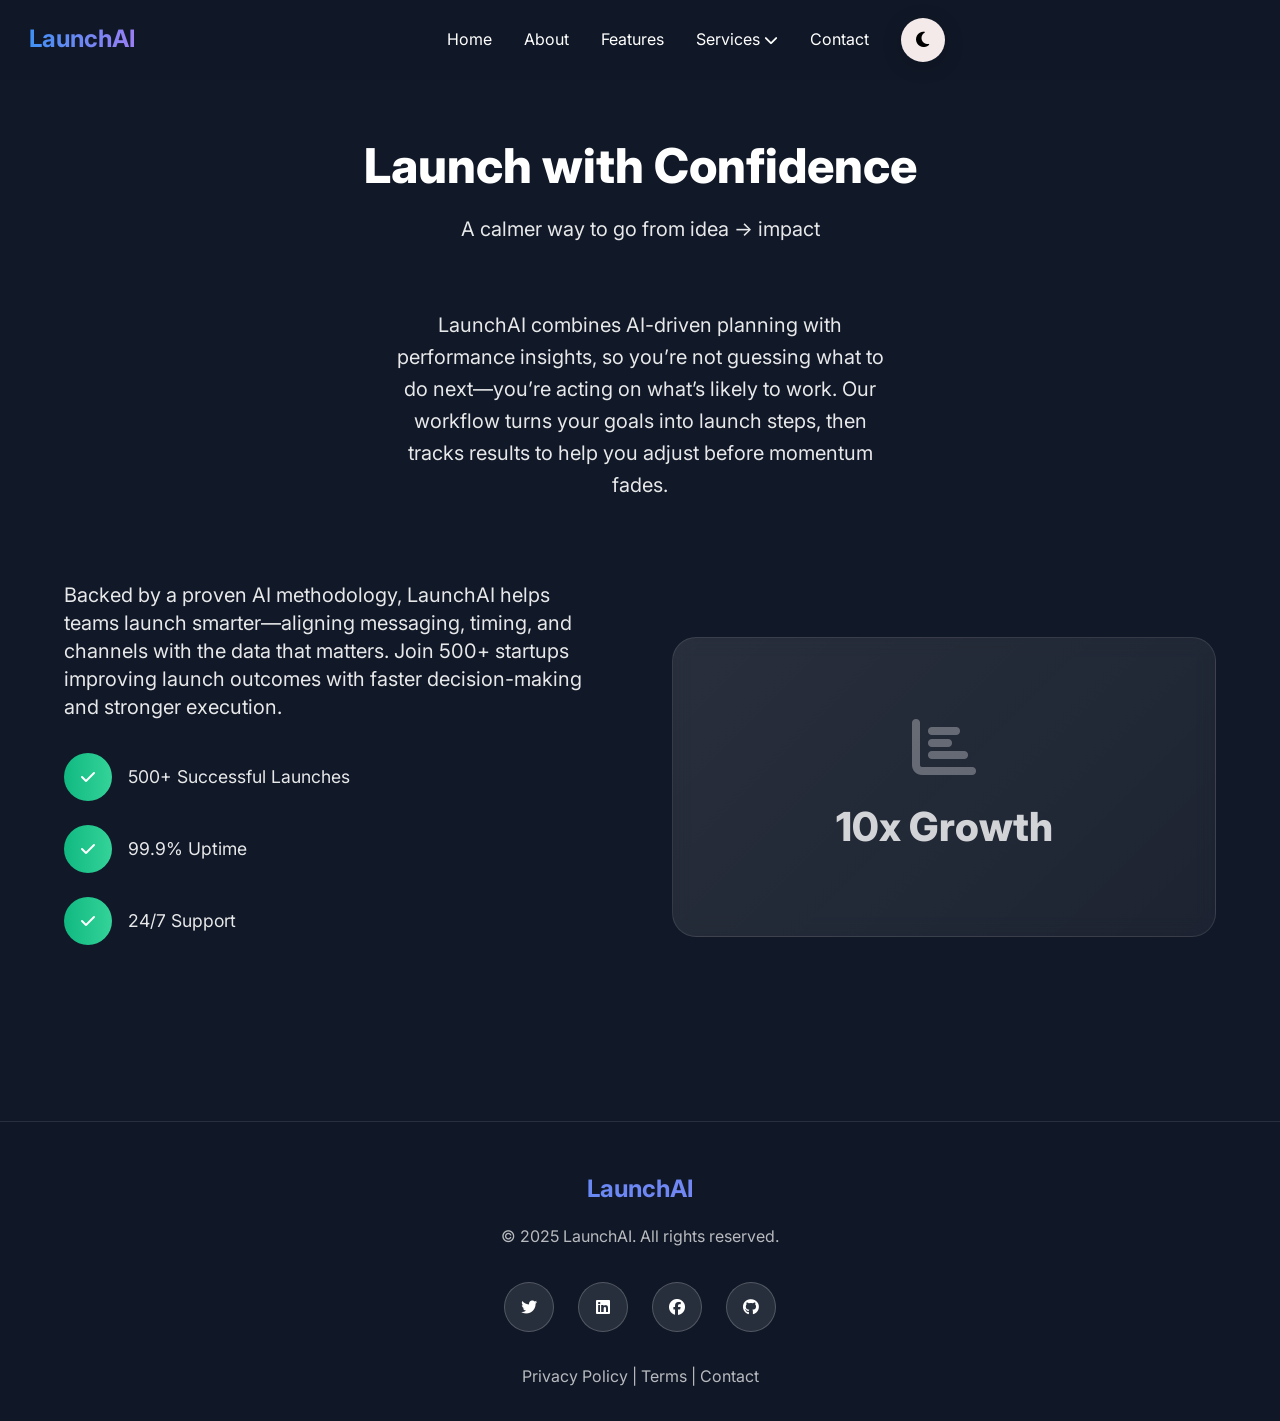
<file: about.html>
<!DOCTYPE html>
<html lang="en">
<head>
    <meta charset="UTF-8">
    <meta name="viewport" content="width=device-width, initial-scale=1.0">
    <title>About - LaunchAI</title>
    <link rel="preconnect" href="https://fonts.googleapis.com">
    <link rel="preconnect" href="https://fonts.gstatic.com" crossorigin>
    <link href="https://fonts.googleapis.com/css2?family=Inter:wght@300;400;500;600;700;800&display=swap" rel="stylesheet">
    <link rel="stylesheet" href="https://cdnjs.cloudflare.com/ajax/libs/font-awesome/6.4.0/css/all.min.css">
    <link rel="stylesheet" href="pure-styles.css">
    <link rel="stylesheet" href="pure-styles-complete.css" disabled>
    <link rel="stylesheet" href="utilities.css">
</head>
<body>

    <nav id="navbar" class="navbar">
        <div class="container nav-content">
            <div class="flex items-center">
                <h1 class="logo">LaunchAI</h1>
            </div>
            <div class="nav-links">
                <a href="index.html" class="transition">Home</a>
                <a href="about.html" class="transition">About</a>
                <a href="features.html" class="transition">Features</a>

                <div class="services-dropdown">
                    <a href="#" class="transition flex items-center gap-1">Services <i class="fas fa-chevron-down text-sm transition-transform group-hover:rotate-180"></i></a>
                    <div class="dropdown-content">
<a href="services.html#web-dev" class="dropdown-item rounded-t-2xl">Web Development</a>
<a href="services.html#mobile" class="dropdown-item">Mobile Apps</a>
<a href="services.html#ai" class="dropdown-item">AI/ML Solutions</a>
<a href="services.html#consulting" class="dropdown-item rounded-b-2xl">Consulting</a>
                    </div>
                </div>
                <a href="contact.html" class="transition">Contact</a>
                <button id="theme-toggle" class="theme-btn transition" title="Toggle theme" aria-label="Toggle light/dark mode">
                    <i class="fas fa-moon"></i>
                </button>
            </div>
            <div>
                <button id="mobile-menu-btn" class="mobile-toggle">
                    <i class="fas fa-bars"></i>
                </button>
            </div>
        </div>
        <div id="mobile-menu" class="mobile-menu hidden">
            <a href="index.html" class="mobile-link" onclick="toggleMobileDropdown(event)">Home</a>
            <a href="about.html" class="mobile-link" onclick="toggleMobileDropdown(event)">About</a>
            <a href="features.html" class="mobile-link" onclick="toggleMobileDropdown(event)">Features</a>

            <div>
                <a href="#" class="mobile-link font-semibold flex justify-between items-center" onclick="toggleMobileDropdown(event, this)">Services <i class="fas fa-chevron-down text-sm transition-transform" id="mobile-services-icon"></i></a>
                <div id="mobile-services-dropdown" class="hidden pl-8 border-l-2 border-blue-400/50">
<a href="services.html#web-dev" class="block py-1 px-2 hover:text-blue-400 text-sm">Web Development</a>
<a href="services.html#mobile" class="block py-1 px-2 hover:text-blue-400 text-sm">Mobile Apps</a>
<a href="services.html#ai" class="block py-1 px-2 hover:text-blue-400 text-sm">AI/ML Solutions</a>
<a href="services.html#consulting" class="block py-1 px-2 hover:text-blue-400 text-sm">Consulting</a>
                </div>
            </div>
            <a href="contact.html" class="mobile-link">Contact</a>
        </div>
    </nav>

    <section id="about" class="section-pad">
        <div class="container">
            <div class="text-center mb-20">
                <h2 class="section-title">Launch with Confidence</h2>
                <p class="section-subtitle">A calmer way to go from idea → impact</p>
                <p class="section-subtitle mt-6">
                    LaunchAI combines AI-driven planning with performance insights, so you’re not guessing what to do next—you’re acting on what’s likely to work.
                    Our workflow turns your goals into launch steps, then tracks results to help you adjust before momentum fades.
                </p>
            </div>

            <div class="container about-grid">
                <div>
                    <p class="text-xl opacity-90 mb-8">
                        Backed by a proven AI methodology, LaunchAI helps teams launch smarter—aligning messaging, timing, and channels with the data that matters.
                        Join 500+ startups improving launch outcomes with faster decision-making and stronger execution.
                    </p>
                    <div class="space-y-4 mb-12">
                        <div class="stats-item">
                            <div class="check-icon"><i class="fas fa-check"></i></div>
                            <span>500+ Successful Launches</span>
                        </div>
                        <div class="stats-item">
                            <div class="check-icon"><i class="fas fa-check"></i></div>
                            <span>99.9% Uptime</span>
                        </div>
                        <div class="stats-item">
                            <div class="check-icon"><i class="fas fa-check"></i></div>
                            <span>24/7 Support</span>
                        </div>
                    </div>
                </div>

                <div class="demo-panel">
                    <div class="text-center">
                        <i class="fas fa-chart-bar text-6xl text-white/50 mb-4"></i>
                        <p class="demo-text">10x Growth</p>
                    </div>
                </div>
            </div>
        </div>
    </section>

    <footer class="footer">
        <div class="container text-center">
            <h3 class="footer-logo">LaunchAI</h3>
            <p class="footer-text">&copy; 2025 LaunchAI. All rights reserved.</p>
            <div class="social-icons">
                <a href="#" class="social-btn"><i class="fab fa-twitter"></i></a>
                <a href="#" class="social-btn"><i class="fab fa-linkedin"></i></a>
                <a href="#" class="social-btn"><i class="fab fa-facebook"></i></a>
                <a href="#" class="social-btn"><i class="fab fa-github"></i></a>
            </div>
            <div class="footer-links">
                <a href="/privacy">Privacy Policy</a> | 
                <a href="/terms">Terms</a> | 
                <a href="/contact">Contact</a>
            </div>
        </div>
    </footer>

    <script src="script.js"></script>
</body>
</html>
</file>
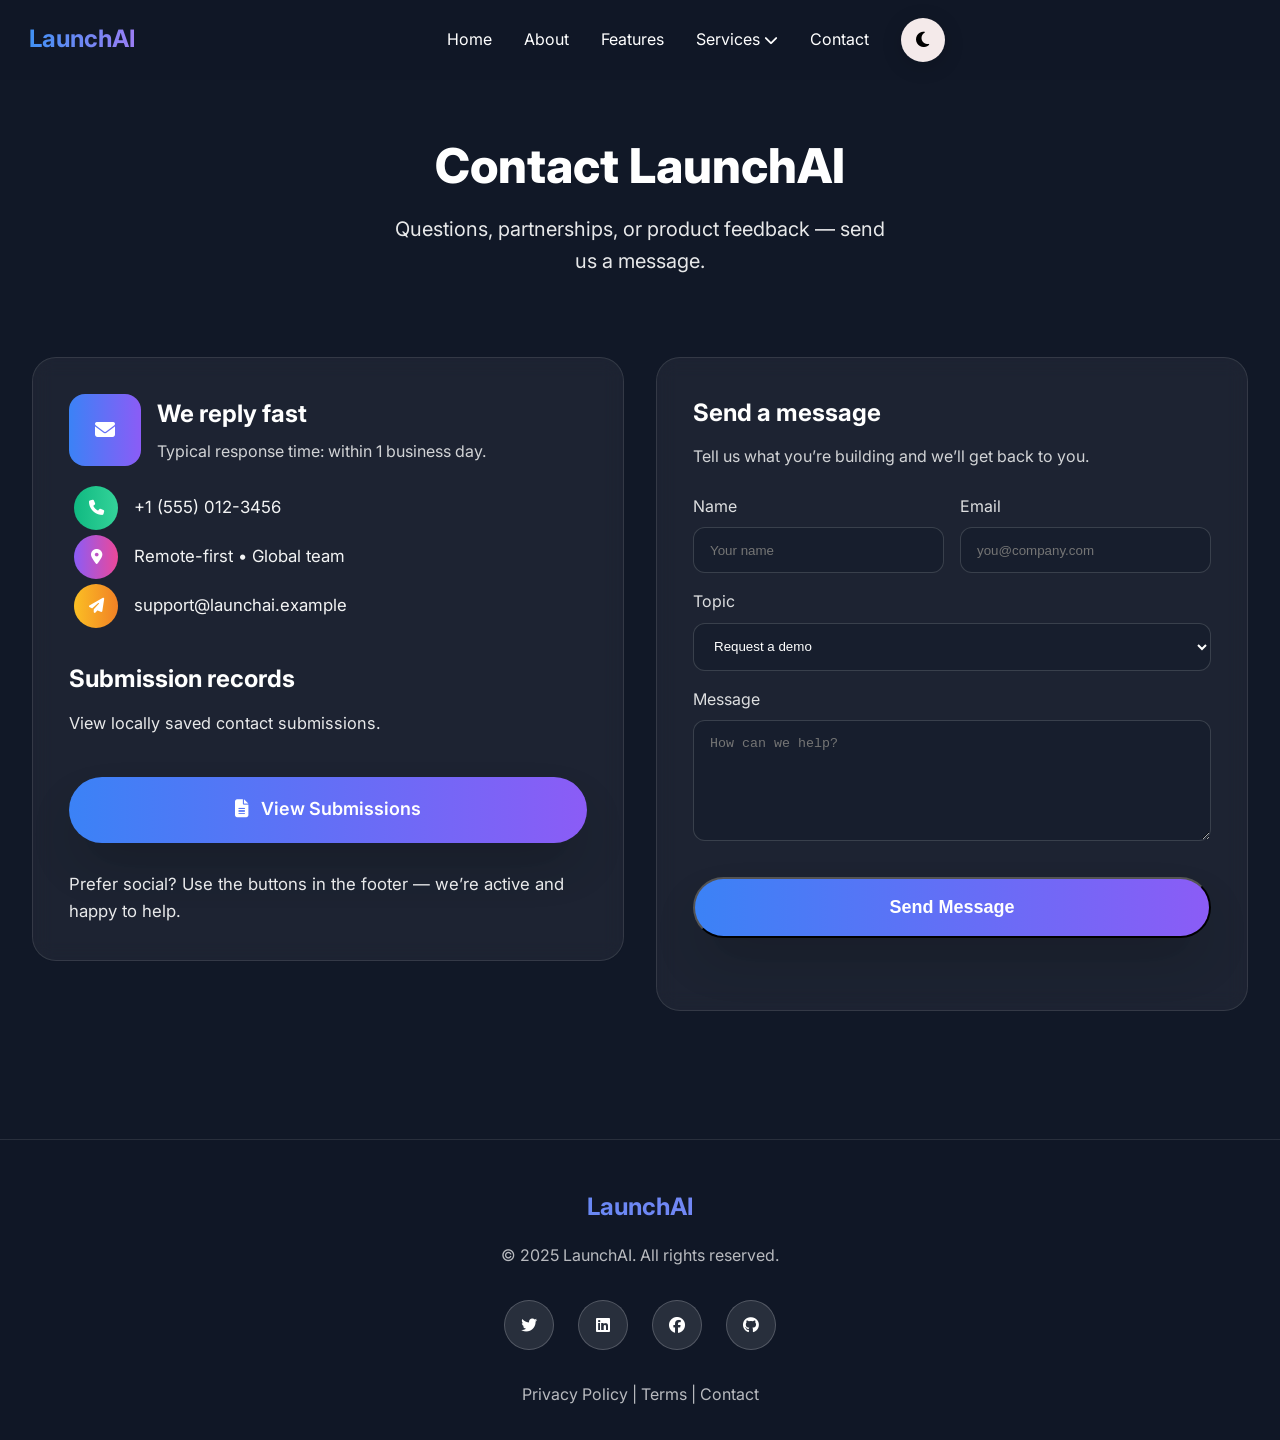
<file: contact.html>
<!DOCTYPE html>
<html lang="en">
<head>
    <meta charset="UTF-8">
    <meta name="viewport" content="width=device-width, initial-scale=1.0">
    <title>Contact - LaunchAI</title>
    <link rel="preconnect" href="https://fonts.googleapis.com">
    <link rel="preconnect" href="https://fonts.gstatic.com" crossorigin>
    <link href="https://fonts.googleapis.com/css2?family=Inter:wght@300;400;500;600;700;800&display=swap" rel="stylesheet">
    <link rel="stylesheet" href="https://cdnjs.cloudflare.com/ajax/libs/font-awesome/6.4.0/css/all.min.css">
    <link rel="stylesheet" href="pure-styles.css">
    <link rel="stylesheet" href="pure-styles-complete.css" disabled>
    <link rel="stylesheet" href="utilities.css">
</head>
<body>

    <!-- Navbar -->
    <nav id="navbar" class="navbar">
        <div class="container nav-content">
            <div class="flex items-center">
                <h1 class="logo">LaunchAI</h1>
            </div>
            <div class="nav-links">
                <a href="index.html" class="transition">Home</a>
                <a href="about.html" class="transition">About</a>
                <a href="features.html" class="transition">Features</a>

                <div class="services-dropdown">
                    <a href="#" class="transition flex items-center gap-1">Services <i class="fas fa-chevron-down text-sm transition-transform group-hover:rotate-180"></i></a>
                    <div class="dropdown-content">
<a href="services.html#web-dev" class="dropdown-item rounded-t-2xl">Web Development</a>
<a href="services.html#mobile" class="dropdown-item">Mobile Apps</a>
<a href="services.html#ai" class="dropdown-item">AI/ML Solutions</a>
<a href="services.html#consulting" class="dropdown-item rounded-b-2xl">Consulting</a>
                    </div>
                </div>

                <a href="contact.html" class="transition">Contact</a>
                <button id="theme-toggle" class="theme-btn transition" title="Toggle theme" aria-label="Toggle light/dark mode">
                    <i class="fas fa-moon"></i>
                </button>
            </div>
            <div>
                <button id="mobile-menu-btn" class="mobile-toggle">
                    <i class="fas fa-bars"></i>
                </button>
            </div>
        </div>

        <!-- Mobile Menu -->
        <div id="mobile-menu" class="mobile-menu hidden">
            <a href="index.html" class="mobile-link" onclick="toggleMobileDropdown(event)">Home</a>
            <a href="about.html" class="mobile-link" onclick="toggleMobileDropdown(event)">About</a>
            <a href="features.html" class="mobile-link" onclick="toggleMobileDropdown(event)">Features</a>

            <div>
                <a href="#" class="mobile-link font-semibold flex justify-between items-center" onclick="toggleMobileDropdown(event, this)">Services <i class="fas fa-chevron-down text-sm transition-transform" id="mobile-services-icon"></i></a>
                <div id="mobile-services-dropdown" class="hidden pl-8 border-l-2 border-blue-400/50">
<a href="services.html#web-dev" class="block py-1 px-2 hover:text-blue-400 text-sm">Web Development</a>
<a href="services.html#mobile" class="block py-1 px-2 hover:text-blue-400 text-sm">Mobile Apps</a>
<a href="services.html#ai" class="block py-1 px-2 hover:text-blue-400 text-sm">AI/ML Solutions</a>
<a href="services.html#consulting" class="block py-1 px-2 hover:text-blue-400 text-sm">Consulting</a>
                </div>
            </div>

            <a href="contact.html" class="mobile-link">Contact</a>
        </div>
    </nav>

    <!-- Contact Page -->
    <section id="contact" class="section-pad">
        <div class="container">
            <div class="text-center mb-20">
                <h2 class="section-title">Contact LaunchAI</h2>
                <p class="section-subtitle">Questions, partnerships, or product feedback — send us a message.</p>
            </div>

            <div class="grid-2" style="align-items:start;">
                <!-- Left: Contact details -->
                <div>
                    <div class="feature-card gradient-card" style="padding: 2.25rem;">
                        <div class="flex items-center" style="gap: 1rem; margin-bottom: 1.25rem;">
                            <div class="icon-circle" style="width:4.5rem;height:4.5rem;border-radius: 1rem;background: linear-gradient(to right, #3b82f6, #8b5cf6);margin:0;">
                                <i class="fas fa-envelope" aria-hidden="true" style="font-size:1.25rem;"></i>
                            </div>
                            <div>
                                <h3 class="card-title" style="margin:0 0 0.35rem 0;">We reply fast</h3>
                                <p class="card-text" style="margin:0;">Typical response time: within 1 business day.</p>
                            </div>
                        </div>

                        <div class="space-y-4" style="margin-top: 1.25rem;">
                            <div class="stats-item" style="margin: 5px;">
                                <div class="check-icon" style="background: linear-gradient(to right, #10b981, #34d399); width:2.75rem; height:2.75rem;">
                                    <i class="fas fa-phone" aria-hidden="true" style="font-size:0.95rem;"></i>
                                </div>
                                <span style="font-size:1.05rem; opacity:0.95;">+1 (555) 012-3456</span>
                            </div>
                            <div class="stats-item" style="margin:5px;">
                                <div class="check-icon" style="background: linear-gradient(to right, #8b5cf6, #ec4899); width:2.75rem; height:2.75rem;">
                                    <i class="fas fa-location-dot" aria-hidden="true" style="font-size:0.95rem;"></i>
                                </div>
                                <span style="font-size:1.05rem; opacity:0.95;">Remote-first • Global team</span>
                            </div>
                            <div class="stats-item" style="margin: 5px;">
                                <div class="check-icon" style="background: linear-gradient(to right, #fbbf24, #f18125); width:2.75rem; height:2.75rem;">
                                    <i class="fas fa-paper-plane" aria-hidden="true" style="font-size:0.95rem;"></i>
                                </div>
                                <span style="font-size:1.05rem; opacity:0.95;">support@launchai.example</span>
                            </div>
                        </div>

                        <div style="margin-top: 2rem;">
                            <h4 class="card-title" style="margin:0 0 0.75rem 0;">Submission records</h4>
                            <p class="card-text" style="font-size:1.02rem; opacity:0.9; margin:0 0 1.25rem 0;">
                                View locally saved contact submissions.
                            </p>

                            <div style="display:flex; gap: 0.75rem; flex-wrap: wrap;">
                                <a href="submissions.html" class="btn btn-primary" style="text-align:center; flex: 1; min-width: 190px;">
                                    <i class="fas fa-file-alt" aria-hidden="true" style="margin-right:0.5rem;"></i>
                                    View Submissions
                                </a>
                            </div>

                            <div style="margin-top: 1.75rem;">
                                <p class="card-text" style="font-size:1.05rem; opacity:0.9; margin:0;">
                                    Prefer social? Use the buttons in the footer — we’re active and happy to help.
                                </p>
                            </div>
                        </div>
                    </div>
                </div>


                <!-- Right: Form -->
                <div>
                    <div class="feature-card gradient-card" style="padding: 2.25rem;">
                        <h3 class="card-title" style="margin-bottom: 0.75rem;">Send a message</h3>
                        <p class="card-text" style="margin-bottom: 1.5rem;">Tell us what you’re building and we’ll get back to you.</p>

<form id="contact-form" novalidate>
                            <div style="display:grid; grid-template-columns: 1fr 1fr; gap: 1rem;">
                                <div>
                                    <label for="contact-name" style="display:block; margin-bottom: 0.5rem; opacity:0.85;">Name</label>
                                    <input id="contact-name" name="name" type="text" required placeholder="Your name" style="width:100%; padding: 0.9rem 1rem; border-radius: 0.75rem; border: 1px solid rgba(255,255,255,0.15); background: rgba(17,24,39,0.35); color:#fff; outline:none;" />
                                </div>
                                <div>
                                    <label for="contact-email" style="display:block; margin-bottom: 0.5rem; opacity:0.85;">Email</label>
                                    <input id="contact-email" name="email" type="email" required placeholder="you@company.com" style="width:100%; padding: 0.9rem 1rem; border-radius: 0.75rem; border: 1px solid rgba(255,255,255,0.15); background: rgba(17,24,39,0.35); color:#fff; outline:none;" />
                                </div>
                            </div>

                            <div style="margin-top: 1rem;">
                                <label for="contact-topic" style="display:block; margin-bottom: 0.5rem; opacity:0.85;">Topic</label>
                                <select id="contact-topic" name="topic" style="width:100%; padding: 0.9rem 1rem; border-radius: 0.75rem; border: 1px solid rgba(255,255,255,0.15); background: rgba(17,24,39,0.35); color:#fff; outline:none;">
                                    <option value="demo">Request a demo</option>
                                    <option value="pricing">Pricing & plans</option>
                                    <option value="partnership">Partnership</option>
                                    <option value="support">Support</option>
                                    <option value="feedback">Product feedback</option>
                                </select>
                            </div>

                            <div style="margin-top: 1rem;">
                                <label for="contact-message" style="display:block; margin-bottom: 0.5rem; opacity:0.85;">Message</label>
                                <textarea id="contact-message" name="message" required rows="6" placeholder="How can we help?" style="width:100%; padding: 0.9rem 1rem; border-radius: 0.75rem; border: 1px solid rgba(255,255,255,0.15); background: rgba(17,24,39,0.35); color:#fff; outline:none; resize: vertical;"></textarea>
                            </div>

                            <div style="margin-top: 1.75rem; display:flex; gap: 1rem; flex-direction: column;">
                                <button type="submit" class="btn btn-primary" style="margin-top:0; width:100%; text-align:center;">Send Message</button>
                                <p id="contact-form-status" style="margin:0; opacity:0.75; font-size:0.95rem; min-height:1.25rem;"></p>
                            </div>
                        </form>
                    </div>
                </div>
            </div>
        </div>
    </section>

    <footer class="footer">
        <div class="container text-center">
            <h3 class="footer-logo">LaunchAI</h3>
            <p class="footer-text">&copy; 2025 LaunchAI. All rights reserved.</p>
            <div class="social-icons">
                <a href="#" class="social-btn"><i class="fab fa-twitter"></i></a>
                <a href="#" class="social-btn"><i class="fab fa-linkedin"></i></a>
                <a href="#" class="social-btn"><i class="fab fa-facebook"></i></a>
                <a href="#" class="social-btn"><i class="fab fa-github"></i></a>
            </div>
            <div class="footer-links">
                <a href="/privacy">Privacy Policy</a> | 
                <a href="/terms">Terms</a> | 
                <a href="contact.html">Contact</a>


            </div>
        </div>
    </footer>

    <script src="script.js"></script>
</body>
</html>
</file>
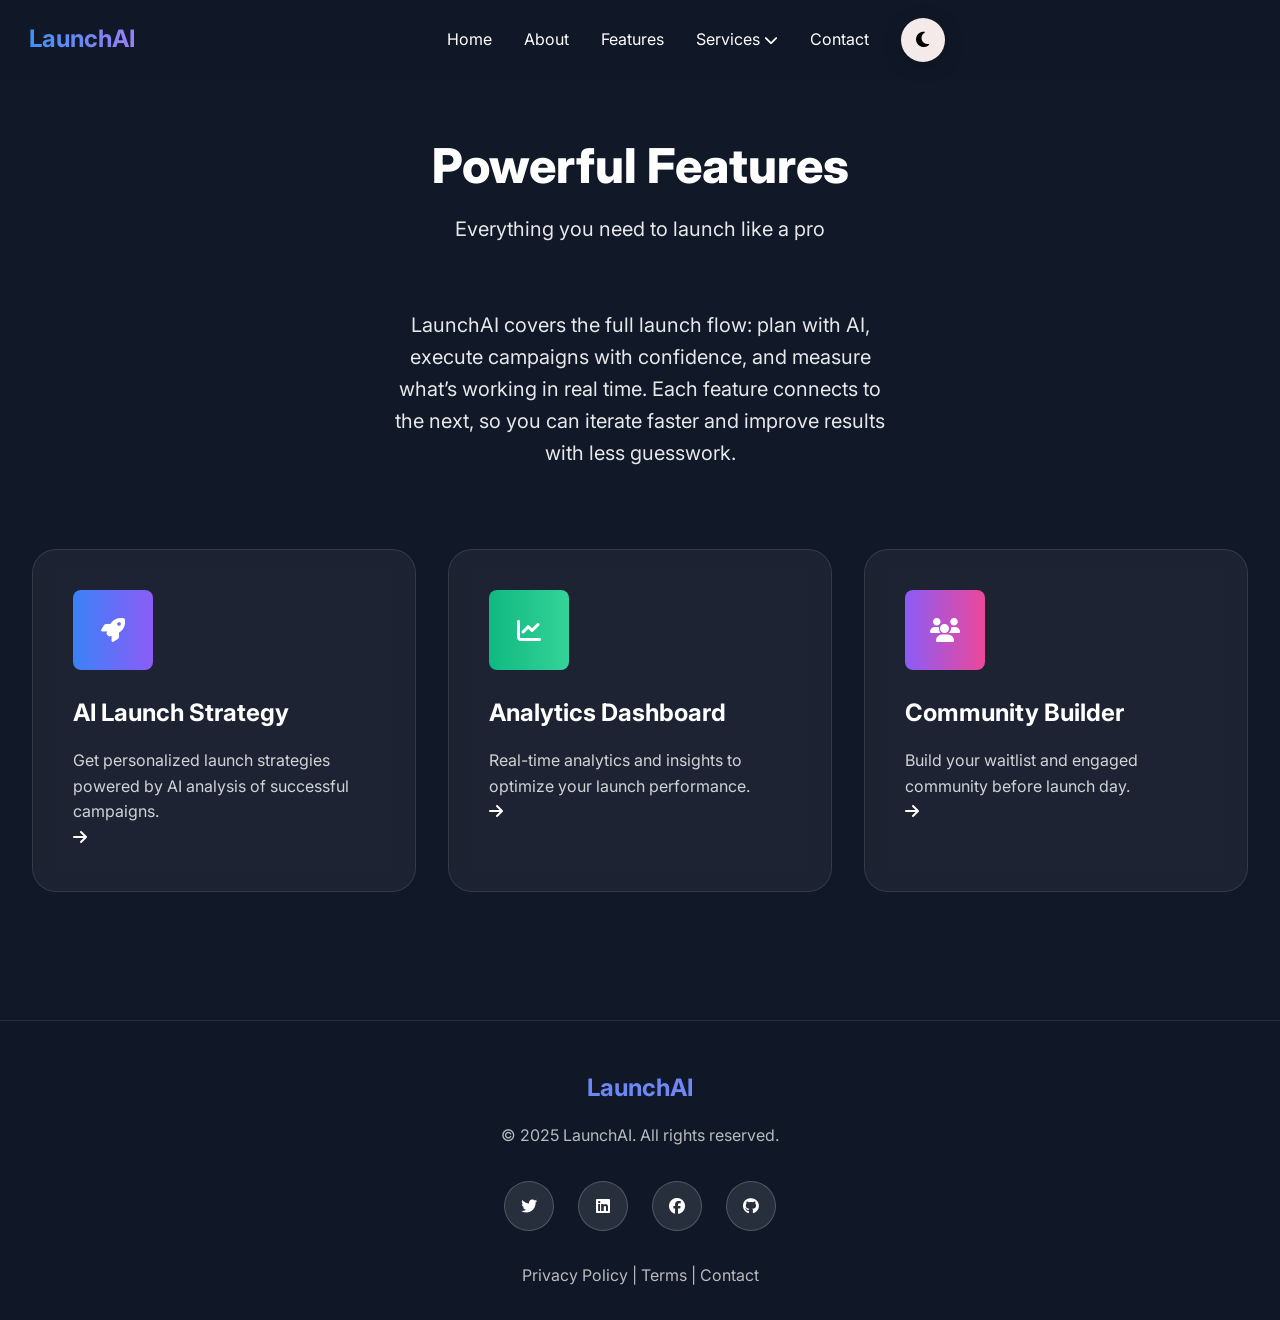
<file: features.html>
<!DOCTYPE html>
<html lang="en"> 
<head>
    <meta charset="UTF-8">
    <meta name="viewport" content="width=device-width, initial-scale=1.0">
    <title>Features - LaunchAI</title>
    <link rel="preconnect" href="https://fonts.googleapis.com">
    <link rel="preconnect" href="https://fonts.gstatic.com" crossorigin>
    <link href="https://fonts.googleapis.com/css2?family=Inter:wght@300;400;500;600;700;800&display=swap" rel="stylesheet">
    <link rel="stylesheet" href="https://cdnjs.cloudflare.com/ajax/libs/font-awesome/6.4.0/css/all.min.css">
    <link rel="stylesheet" href="pure-styles.css">
    <link rel="stylesheet" href="pure-styles-complete.css" disabled>
    <link rel="stylesheet" href="utilities.css">
</head>
<body>

    <nav id="navbar" class="navbar">
        <div class="container nav-content">
            <div class="flex items-center">
                <h1 class="logo">LaunchAI</h1>
            </div>
            <div class="nav-links">
                <a href="index.html" class="transition">Home</a>
                <a href="about.html" class="transition">About</a>
                <a href="features.html" class="transition">Features</a>

                <div class="services-dropdown">
                    <a href="#" class="transition flex items-center gap-1">Services <i class="fas fa-chevron-down text-sm transition-transform group-hover:rotate-180"></i></a>
                    <div class="dropdown-content">
<a href="services.html#web-dev" class="dropdown-item rounded-t-2xl">Web Development</a>
<a href="services.html#mobile" class="dropdown-item">Mobile Apps</a>
<a href="services.html#ai" class="dropdown-item">AI/ML Solutions</a>
<a href="services.html#consulting" class="dropdown-item rounded-b-2xl">Consulting</a>
                    </div>
                </div>
                <a href="contact.html" class="transition">Contact</a>
                <button id="theme-toggle" class="theme-btn transition" title="Toggle theme" aria-label="Toggle light/dark mode">
                    <i class="fas fa-moon"></i>
                </button>
            </div>
            <div>
                <button id="mobile-menu-btn" class="mobile-toggle">
                    <i class="fas fa-bars"></i>
                </button>
            </div>
        </div>
        <div id="mobile-menu" class="mobile-menu hidden">
            <a href="index.html" class="mobile-link" onclick="toggleMobileDropdown(event)">Home</a>
            <a href="about.html" class="mobile-link" onclick="toggleMobileDropdown(event)">About</a>
            <a href="features.html" class="mobile-link" onclick="toggleMobileDropdown(event)">Features</a>

            <div>
                <a href="#" class="mobile-link font-semibold flex justify-between items-center" onclick="toggleMobileDropdown(event, this)">Services <i class="fas fa-chevron-down text-sm transition-transform" id="mobile-services-icon"></i></a>
                <div id="mobile-services-dropdown" class="hidden pl-8 border-l-2 border-blue-400/50">
<a href="services.html#web-dev" class="block py-1 px-2 hover:text-blue-400 text-sm">Web Development</a>
<a href="services.html#mobile" class="block py-1 px-2 hover:text-blue-400 text-sm">Mobile Apps</a>
<a href="services.html#ai" class="block py-1 px-2 hover:text-blue-400 text-sm">AI/ML Solutions</a>
<a href="services.html#consulting" class="block py-1 px-2 hover:text-blue-400 text-sm">Consulting</a>
                </div>
            </div>
            <a href="contact.html" class="mobile-link">Contact</a>
        </div>
    </nav>

    <section id="features" class="section-pad">
        <div class="container">
            <div class="text-center mb-20">
                <h2 class="section-title">Powerful Features</h2>
                <p class="section-subtitle">Everything you need to launch like a pro</p>
                <p class="section-subtitle mt-6">
                    LaunchAI covers the full launch flow: plan with AI, execute campaigns with confidence, and measure what’s working in real time.
                    Each feature connects to the next, so you can iterate faster and improve results with less guesswork.
                </p>
            </div>

            <div class="features-grid">
                <div class="feature-card gradient-card">
                    <div class="icon-circle icon-rocket"><i class="fas fa-rocket"></i></div>
                    <h3 class="card-title">AI Launch Strategy</h3>
                    <p class="card-text">Get personalized launch strategies powered by AI analysis of successful campaigns.</p>
                    <i class="fas fa-arrow-right arrow-right"></i>
                </div>

                <div class="feature-card gradient-card">
                    <div class="icon-circle icon-chart"><i class="fas fa-chart-line"></i></div>
                    <h3 class="card-title">Analytics Dashboard</h3>
                    <p class="card-text">Real-time analytics and insights to optimize your launch performance.</p>
                    <i class="fas fa-arrow-right arrow-right"></i>
                </div>

                <div class="feature-card gradient-card">
                    <div class="icon-circle icon-users"><i class="fas fa-users"></i></div>
                    <h3 class="card-title">Community Builder</h3>
                    <p class="card-text">Build your waitlist and engaged community before launch day.</p>
                    <i class="fas fa-arrow-right arrow-right"></i>
                </div>
            </div>
        </div>
    </section>

    <footer class="footer">
        <div class="container text-center">
            <h3 class="footer-logo">LaunchAI</h3>
            <p class="footer-text">&copy; 2025 LaunchAI. All rights reserved.</p>
            <div class="social-icons">
                <a href="#" class="social-btn"><i class="fab fa-twitter"></i></a>
                <a href="#" class="social-btn"><i class="fab fa-linkedin"></i></a>
                <a href="#" class="social-btn"><i class="fab fa-facebook"></i></a>
                <a href="#" class="social-btn"><i class="fab fa-github"></i></a>
            </div>
            <div class="footer-links">
                <a href="/privacy">Privacy Policy</a> | 
                <a href="/terms">Terms</a> | 
                <a href="/contact">Contact</a>
            </div>
        </div>
    </footer>

    <script src="script.js"></script>
</body>
</html>
</file>
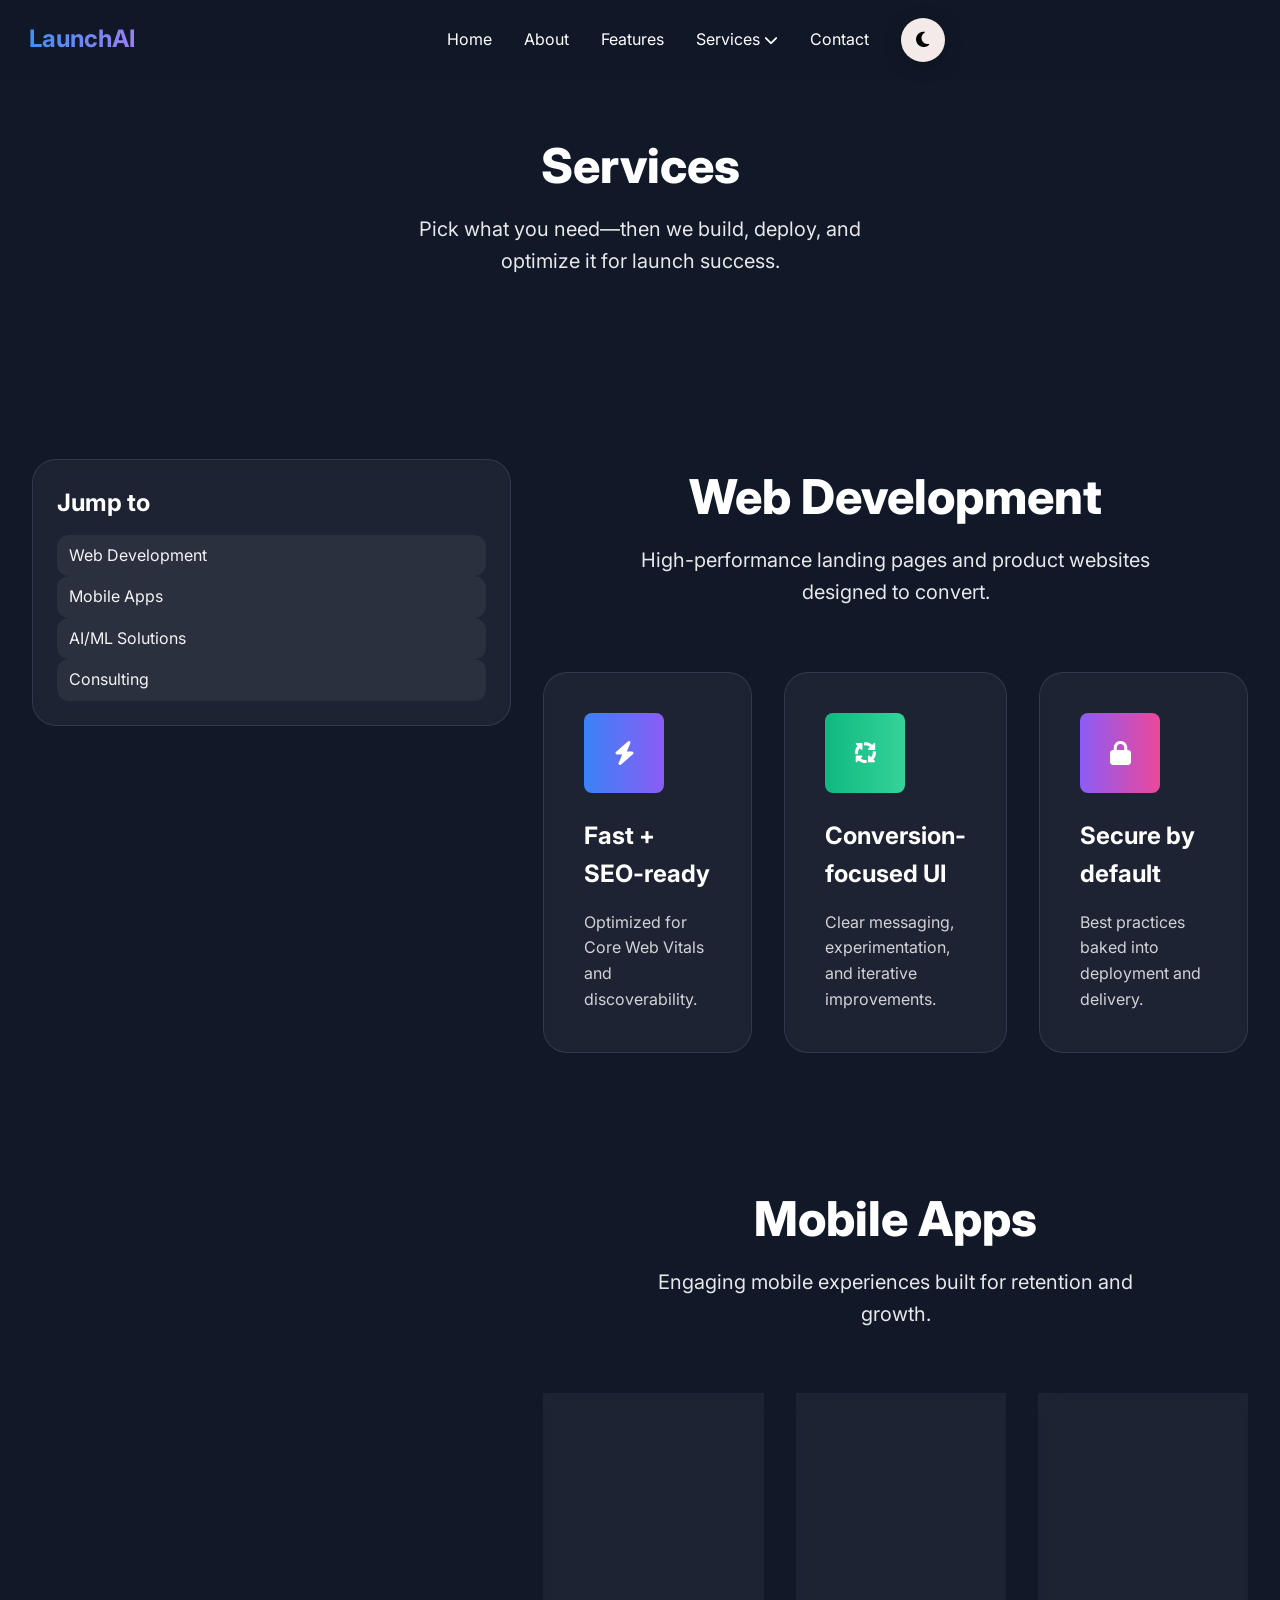
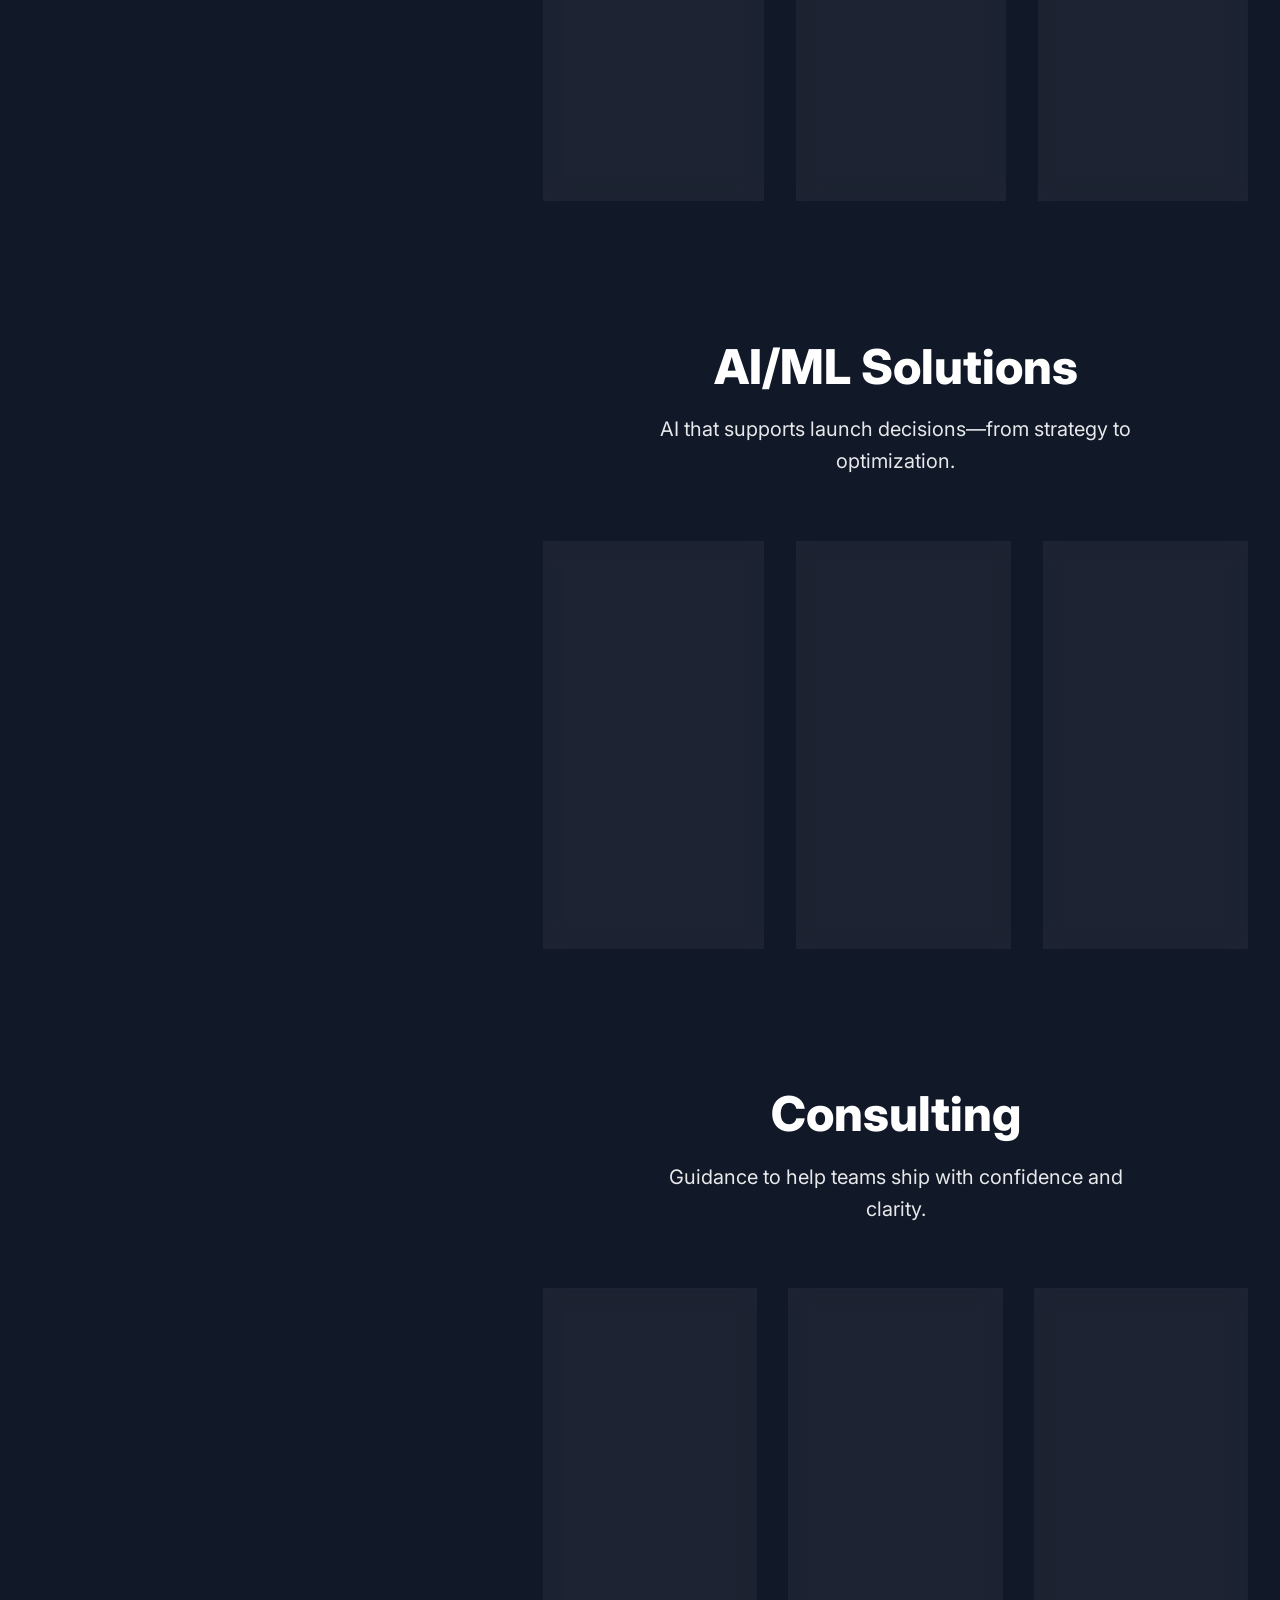
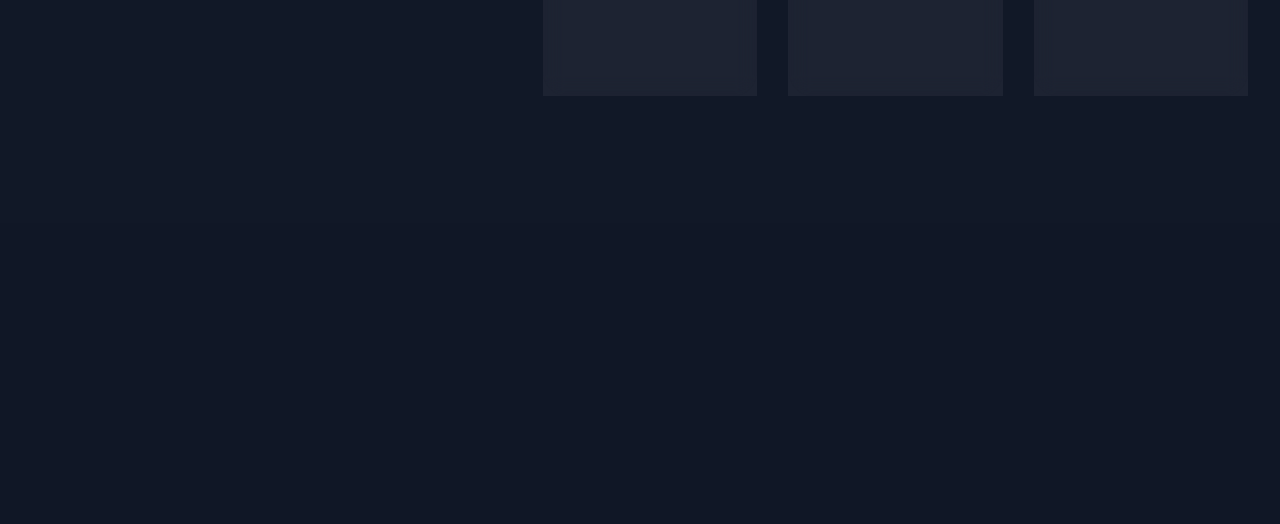
<file: services.html>
<!DOCTYPE html>
<html lang="en">

<head>
    <meta charset="UTF-8">
    <meta name="viewport" content="width=device-width, initial-scale=1.0">
    <title>Services - LaunchAI</title>
    <link rel="preconnect" href="https://fonts.googleapis.com">
    <link rel="preconnect" href="https://fonts.gstatic.com" crossorigin>
    <link href="https://fonts.googleapis.com/css2?family=Inter:wght@300;400;500;600;700;800&display=swap"
        rel="stylesheet">
    <link rel="stylesheet" href="https://cdnjs.cloudflare.com/ajax/libs/font-awesome/6.4.0/css/all.min.css">
    <link rel="stylesheet" href="pure-styles.css">
    <link rel="stylesheet" href="pure-styles-complete.css" disabled>
    <link rel="stylesheet" href="utilities.css">
</head>

<body>
    <nav id="navbar" class="navbar">
        <div class="container nav-content">
            <div class="flex items-center">
                <h1 class="logo">LaunchAI</h1>
            </div>
            <div class="nav-links">
                <a href="index.html" class="transition">Home</a>
                <a href="about.html" class="transition">About</a>
                <a href="features.html" class="transition">Features</a>

                <div class="services-dropdown">
                    <a href="services.html" class="transition flex items-center gap-1">Services <i
                            class="fas fa-chevron-down text-sm transition-transform group-hover:rotate-180"></i></a>
                    <!-- Services Dropdown -->
                    <div class="dropdown-content">
                        <a href="services.html#web-dev" class="dropdown-item rounded-t-2xl">Web Development</a>
                        <a href="services.html#mobile" class="dropdown-item">Mobile Apps</a>
                        <a href="services.html#ai" class="dropdown-item">AI/ML Solutions</a>
                        <a href="services.html#consulting" class="dropdown-item rounded-b-2xl">Consulting</a>
                    </div>
                </div>

                <a href="contact.html" class="transition">Contact</a>
                <button id="theme-toggle" class="theme-btn transition" title="Toggle theme"
                    aria-label="Toggle light/dark mode">
                    <i class="fas fa-moon"></i>
                </button>
            </div>
            <div>
                <button id="mobile-menu-btn" class="mobile-toggle">
                    <i class="fas fa-bars"></i>
                </button>
            </div>
        </div>

        <div id="mobile-menu" class="mobile-menu hidden">
            <a href="index.html" class="mobile-link" onclick="toggleMobileDropdown(event)">Home</a>
            <a href="about.html" class="mobile-link" onclick="toggleMobileDropdown(event)">About</a>
            <a href="features.html" class="mobile-link" onclick="toggleMobileDropdown(event)">Features</a>

            <div>
                <a href="services.html" class="mobile-link font-semibold flex justify-between items-center"
                    onclick="toggleMobileDropdown(event, this)">Services <i
                        class="fas fa-chevron-down text-sm transition-transform" id="mobile-services-icon"></i></a>
                <div id="mobile-services-dropdown" class="hidden pl-8 border-l-2 border-blue-400/50">
                    <a href="services.html#web-dev" class="block py-1 px-2 hover:text-blue-400 text-sm">Web
                        Development</a>
                    <a href="services.html#mobile" class="block py-1 px-2 hover:text-blue-400 text-sm">Mobile Apps</a>
                    <a href="services.html#ai" class="block py-1 px-2 hover:text-blue-400 text-sm">AI/ML Solutions</a>
                    <a href="services.html#consulting"
                        class="block py-1 px-2 hover:text-blue-400 text-sm">Consulting</a>
                </div>
            </div>

            <a href="contact.html" class="mobile-link">Contact</a>
        </div>
    </nav>

    <section id="services" class="section-pad">
        <div class="container">
            <div class="text-center mb-20">
                <h2 class="section-title">Services</h2>
                <p class="section-subtitle">Pick what you need—then we build, deploy, and optimize it for launch
                    success.</p>
            </div>
            <br><br><br><br>

            <div class="grid-2" style="align-items:start;">
                <div class="service-nav" style="position: sticky; top: 100px; align-self: start;">
                    <div class="feature-card gradient-card" style="padding: 1.5rem;">
                        <h3 class="card-title" style="margin-bottom: 0.75rem;">Jump to</h3>
                        <div class="space-y-2">
                            <a href="services.html#web-dev" class="transition service-nav-link" data-service-jump="true"
                                style="display:block; padding:0.5rem 0.75rem; border-radius:0.75rem; background:rgba(255,255,255,0.06); color:rgba(255,255,255,0.95); text-decoration:none;">Web
                                Development</a>
                            <a href="services.html#mobile" class="transition" data-service-jump="true"
                                style="display:block; padding:0.5rem 0.75rem; border-radius:0.75rem; background:rgba(255,255,255,0.06); color:rgba(255,255,255,0.95); text-decoration:none;">Mobile
                                Apps</a>
                            <a href="services.html#ai" class="transition" data-service-jump="true"
                                style="display:block; padding:0.5rem 0.75rem; border-radius:0.75rem; background:rgba(255,255,255,0.06); color:rgba(255,255,255,0.95); text-decoration:none;">AI/ML
                                Solutions</a>
                            <a href="services.html#consulting" class="transition" data-service-jump="true"
                                style="display:block; padding:0.5rem 0.75rem; border-radius:0.75rem; background:rgba(255,255,255,0.06); color:rgba(255,255,255,0.95); text-decoration:none;">Consulting</a>
                        </div>
                    </div>
                </div>

                <div>
                    <section id="web-dev" class="mb-16">
                        <h3 class="section-title">Web Development</h3>
                        <p class="section-subtitle mt-2">High-performance landing pages and product websites designed to
                            convert.</p>
                        <div class="features-grid" style="margin-top: 1.5rem;">
                            <div class="feature-card gradient-card">
                                <div class="icon-circle icon-rocket"><i class="fas fa-bolt"></i></div>
                                <h4 class="card-title">Fast + SEO-ready</h4>
                                <p class="card-text">Optimized for Core Web Vitals and discoverability.</p>
                            </div>
                            <div class="feature-card gradient-card">
                                <div class="icon-circle icon-chart"><i class="fas fa-arrows-spin"></i></div>
                                <h4 class="card-title">Conversion-focused UI</h4>
                                <p class="card-text">Clear messaging, experimentation, and iterative improvements.</p>
                            </div>
                            <div class="feature-card gradient-card">
                                <div class="icon-circle icon-users"><i class="fas fa-lock"></i></div>
                                <h4 class="card-title">Secure by default</h4>
                                <p class="card-text">Best practices baked into deployment and delivery.</p>
                            </div>
                        </div>
                    </section>

                    <section id="mobile" class="mb-16"><br><br><br><br><br>
                        <h3 class="section-title">Mobile Apps</h3>
                        <p class="section-subtitle mt-2">Engaging mobile experiences built for retention and growth.</p>
                        <div class="features-grid" style="margin-top: 1.5rem;">
                            <div class="feature-card gradient-card">
                                <div class="icon-circle icon-rocket"><i class="fas fa-mobile-screen"></i></div>
                                <h4 class="card-title">Native-feel experiences</h4>
                                <p class="card-text">Smooth performance with thoughtful UX patterns.</p>
                            </div>
                            <div class="feature-card gradient-card">
                                <div class="icon-circle icon-chart"><i class="fas fa-wave-square"></i></div>
                                <h4 class="card-title">Analytics + events</h4>
                                <p class="card-text">Track what matters and act on it quickly.</p>
                            </div>
                            <div class="feature-card gradient-card">
                                <div class="icon-circle icon-users"><i class="fas fa-user-shield"></i></div>
                                <h4 class="card-title">Privacy-aware</h4>
                                <p class="card-text">Respect user trust with secure flows and consent handling.</p>
                            </div>
                        </div>
                    </section>

                    <section id="ai" class="mb-16"><br><br><br><br><br>
                        <h3 class="section-title">AI/ML Solutions</h3>
                        <p class="section-subtitle mt-2">AI that supports launch decisions—from strategy to
                            optimization.</p>
                        <div class="features-grid" style="margin-top: 1.5rem;">
                            <div class="feature-card gradient-card">
                                <div class="icon-circle icon-rocket"><i class="fas fa-brain"></i></div>
                                <h4 class="card-title">Launch Intelligence</h4>
                                <p class="card-text">Recommendations using performance data and benchmarks.</p>
                            </div>
                            <div class="feature-card gradient-card">
                                <div class="icon-circle icon-chart"><i class="fas fa-robot"></i></div>
                                <h4 class="card-title">Automation pipelines</h4>
                                <p class="card-text">Automate campaigns and workflows with guardrails.</p>
                            </div>
                            <div class="feature-card gradient-card">
                                <div class="icon-circle icon-users"><i class="fas fa-diagram-project"></i></div>
                                <h4 class="card-title">Model monitoring</h4>
                                <p class="card-text">Track drift, quality, and measurable business outcomes.</p>
                            </div>
                        </div>
                    </section>

                    <section id="consulting"><br><br><br><br><br>
                        <h3 class="section-title">Consulting</h3>
                        <p class="section-subtitle mt-2">Guidance to help teams ship with confidence and clarity.</p>
                        <div class="features-grid" style="margin-top: 1.5rem;">
                            <div class="feature-card gradient-card">
                                <div class="icon-circle icon-rocket"><i class="fas fa-chess-queen"></i></div>
                                <h4 class="card-title">Strategy workshops</h4>
                                <p class="card-text">Align your messaging, audience, and channel plan.</p>
                            </div>
                            <div class="feature-card gradient-card">
                                <div class="icon-circle icon-chart"><i class="fas fa-clipboard-check"></i></div>
                                <h4 class="card-title">Launch audits</h4>
                                <p class="card-text">Identify bottlenecks and prioritize the highest-impact changes.</p>
                            </div>
                            <div class="feature-card gradient-card">
                                <div class="icon-circle icon-users"><i class="fas fa-people-group"></i></div>
                                <h4 class="card-title">Execution support</h4>
                                <p class="card-text">From planning to deployment—hands-on when you need it.</p>
                            </div>
                        </div>
                    </section>
                </div>
            </div>
        </div>
    </section>

    <footer class="footer">
        <div class="container text-center">
            <h3 class="footer-logo">LaunchAI</h3>
            <p class="footer-text">&copy; 2025 LaunchAI. All rights reserved.</p>
            <div class="social-icons">
                <a href="#" class="social-btn"><i class="fab fa-twitter"></i></a>
                <a href="#" class="social-btn"><i class="fab fa-linkedin"></i></a>
                <a href="#" class="social-btn"><i class="fab fa-facebook"></i></a>
                <a href="#" class="social-btn"><i class="fab fa-github"></i></a>
            </div>
            <div class="footer-links">
                <a href="/privacy">Privacy Policy</a> |
                <a href="/terms">Terms</a> |
                <a href="/contact">Contact</a>
            </div>
        </div>
    </footer>

    <script src="script.js"></script>
</body>

</html>
</file>
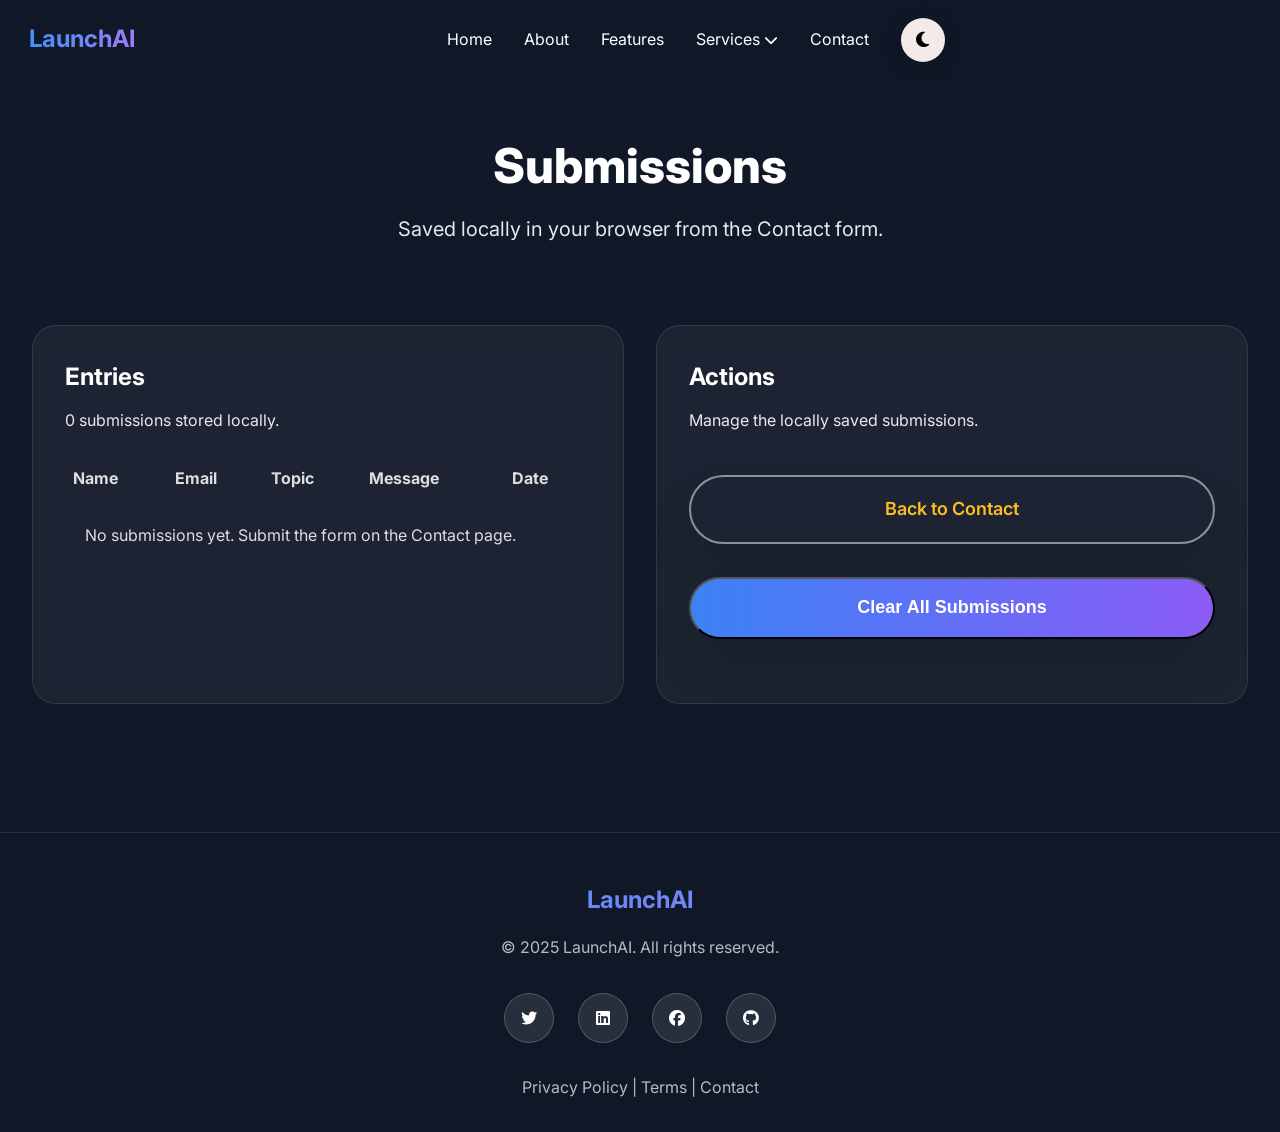
<file: submissions.html>
<!DOCTYPE html>
<html lang="en">

<head>
    <meta charset="UTF-8">
    <meta name="viewport" content="width=device-width, initial-scale=1.0">
    <title>Submissions - LaunchAI</title>
    <link rel="preconnect" href="https://fonts.googleapis.com">
    <link rel="preconnect" href="https://fonts.gstatic.com" crossorigin>
    <link href="https://fonts.googleapis.com/css2?family=Inter:wght@300;400;500;600;700;800&display=swap"
        rel="stylesheet">
    <link rel="stylesheet" href="https://cdnjs.cloudflare.com/ajax/libs/font-awesome/6.4.0/css/all.min.css">
    <link rel="stylesheet" href="pure-styles.css">
    <link rel="stylesheet" href="pure-styles-complete.css" disabled>
    <link rel="stylesheet" href="utilities.css">
</head>

<body>

    <!-- Navbar -->
    <nav id="navbar" class="navbar">
        <div class="container nav-content">
            <div class="flex items-center">
                <h1 class="logo">LaunchAI</h1>
            </div>
            <div class="nav-links">
                <a href="index.html" class="transition">Home</a>
                <a href="about.html" class="transition">About</a>
                <a href="features.html" class="transition">Features</a>

                <div class="services-dropdown">
                    <a href="#" class="transition flex items-center gap-1">Services <i
                            class="fas fa-chevron-down text-sm transition-transform group-hover:rotate-180"></i></a>
                    <div class="dropdown-content">
                        <a href="services.html#web-dev" class="dropdown-item rounded-t-2xl">Web Development</a>
                        <a href="services.html#mobile" class="dropdown-item">Mobile Apps</a>
                        <a href="services.html#ai" class="dropdown-item">AI/ML Solutions</a>
                        <a href="services.html#consulting" class="dropdown-item rounded-b-2xl">Consulting</a>
                    </div>
                </div>

                <a href="contact.html" class="transition">Contact</a>
                <button id="theme-toggle" class="theme-btn transition" title="Toggle theme" aria-label="Toggle light/dark mode">
                    <i class="fas fa-moon"></i>
                </button>
            </div>
            <div>
                <button id="mobile-menu-btn" class="mobile-toggle">
                    <i class="fas fa-bars"></i>
                </button>
            </div>
        </div>

        <!-- Mobile Menu -->
        <div id="mobile-menu" class="mobile-menu hidden">
            <a href="index.html" class="mobile-link" onclick="toggleMobileDropdown(event)">Home</a>
            <a href="about.html" class="mobile-link" onclick="toggleMobileDropdown(event)">About</a>
            <a href="features.html" class="mobile-link" onclick="toggleMobileDropdown(event)">Features</a>

            <div>
                <a href="#" class="mobile-link font-semibold flex justify-between items-center"
                    onclick="toggleMobileDropdown(event, this)">Services <i
                        class="fas fa-chevron-down text-sm transition-transform" id="mobile-services-icon"></i></a>
                <div id="mobile-services-dropdown" class="hidden pl-8 border-l-2 border-blue-400/50">
                    <a href="services.html#web-dev" class="block py-1 px-2 hover:text-blue-400 text-sm">Web Development</a>
                    <a href="services.html#mobile" class="block py-1 px-2 hover:text-blue-400 text-sm">Mobile Apps</a>
                    <a href="services.html#ai" class="block py-1 px-2 hover:text-blue-400 text-sm">AI/ML Solutions</a>
                    <a href="services.html#consulting" class="block py-1 px-2 hover:text-blue-400 text-sm">Consulting</a>
                </div>
            </div>

            <a href="contact.html" class="mobile-link">Contact</a>
            <a href="submissions.html" class="mobile-link">Submissions</a>
        </div>
    </nav>

    <section id="submissions" class="section-pad">
        <div class="container">
            <div class="text-center mb-20">
                <h2 class="section-title">Submissions</h2>
                <p class="section-subtitle">Saved locally in your browser from the Contact form.</p>
            </div>

            <div class="grid-2" style="align-items:start;">
                <div class="feature-card gradient-card" style="padding: 2rem;">
                    <h3 class="card-title" style="margin-bottom: 0.75rem;">Entries</h3>
                    <p class="card-text" style="margin-bottom: 1.25rem; opacity:0.9;" id="submissions-meta"></p>

                    <div style="overflow-x:auto;">
                        <table style="width:100%; border-collapse:collapse;" aria-label="Submissions table">
                            <thead>
                                <tr>
                                    <th style="text-align:left; padding:0.75rem 0.5rem; opacity:0.85;">Name</th>
                                    <th style="text-align:left; padding:0.75rem 0.5rem; opacity:0.85;">Email</th>
                                    <th style="text-align:left; padding:0.75rem 0.5rem; opacity:0.85;">Topic</th>
                                    <th style="text-align:left; padding:0.75rem 0.5rem; opacity:0.85;">Message</th>
                                    <th style="text-align:left; padding:0.75rem 0.5rem; opacity:0.85;">Date</th>
                                </tr>
                            </thead>
                            <tbody id="submissions-tbody">
                            </tbody>
                        </table>
                    </div>

                    <div id="submissions-empty" style="padding:1.25rem; opacity:0.85; display:none;">
                        No submissions yet. Submit the form on the Contact page.
                    </div>
                </div>

                <div class="feature-card gradient-card" style="padding: 2rem;">
                    <h3 class="card-title" style="margin-bottom: 0.75rem;">Actions</h3>
                    <p class="card-text" style="margin-bottom: 1.25rem; opacity:0.9;">
                        Manage the locally saved submissions.
                    </p>

                    <div style="display:flex; flex-direction:column; gap:0.75rem;">
                        <a href="contact.html" class="btn btn-secondary" style="text-align:center;">Back to Contact</a>
                        <button id="clear-submissions" type="button" class="btn btn-primary" style="width:100%; text-align:center;">Clear All Submissions</button>
                        <p id="clear-status" style="margin:0; opacity:0.75; font-size:0.95rem; min-height:1.25rem;"></p>
                    </div>
                </div>
            </div>
        </div>
    </section>

    <footer class="footer">
        <div class="container text-center">
            <h3 class="footer-logo">LaunchAI</h3>
            <p class="footer-text">&copy; 2025 LaunchAI. All rights reserved.</p>
            <div class="social-icons">
                <a href="#" class="social-btn"><i class="fab fa-twitter"></i></a>
                <a href="#" class="social-btn"><i class="fab fa-linkedin"></i></a>
                <a href="#" class="social-btn"><i class="fab fa-facebook"></i></a>
                <a href="#" class="social-btn"><i class="fab fa-github"></i></a>
            </div>
            <div class="footer-links">
                <a href="/privacy">Privacy Policy</a> |
                <a href="/terms">Terms</a> |
                <a href="contact.html">Contact</a>
            </div>
        </div>
    </footer>

    <script src="script.js"></script>
</body>

</html>
</file>
<file: pure-styles.css>
/* Pure CSS Reset & Base + Complete Dark Layout for About-to-Footer */

/* Pure CSS Reset */
* {
  margin: 0;
  padding: 0;
  box-sizing: border-box;
}

body {
  font-family: 'Inter', -apple-system, BlinkMacSystemFont, 'Segoe UI', Roboto, sans-serif;
  color: #ffffff;
  background-color: #111827;
  /* gray-900 */
  overflow-x: hidden;
  transition: background-color 0.3s ease, color 0.3s ease;
  line-height: 1.6;
}

.container {
  max-width: 1280px;
  margin: 0 auto;
  padding: 0 1rem;
}

@media (min-width: 640px) {
  .container {
    padding: 0 1.5rem;
  }
}

@media (min-width: 1024px) {
  .container {
    padding: 0 2rem;
  }
}

/* Gradients */
.gradient-hero {
  background: linear-gradient(135deg, #667eea 0%, #764ba2 100%);
  min-height: 100vh;
  position: relative;
  z-index: 1;
  display: flex;
  flex-direction: column;
  align-items: center;
  justify-content: center;
  text-align: center;
  padding-top: 9.5rem;
}

.gradient-bg {
  background: linear-gradient(135deg, #667eea 0%, #764ba2 100%);
}

.gradient-card {
  background: linear-gradient(135deg, rgba(255, 255, 255, 0.1) 0%, rgba(255, 255, 255, 0.05) 100%);
  backdrop-filter: blur(10px);
  border: 1px solid rgba(255, 255, 255, 0.1);
  transition: all 0.3s ease;
}

/* Section Padding */
.section-pad {
  padding: 5rem 0;
  z-index: 2;
  position: relative;
}

@media (min-width: 1024px) {
  .section-pad {
    padding: 8rem 0;
  }
}

/* Navbar - Unchanged */
.navbar {
  position: fixed;
  top: 0;
  width: 100%;
  padding-bottom: 1px;
  z-index: 50;
  background: rgba(17, 24, 39, 0.8);
  backdrop-filter: blur(8px);
  transition: all 0.3s ease;
}

.navbar-scrolled {
  background: rgba(17, 24, 39, 0.95);
  box-shadow: 0 25px 50px -12px rgba(0, 0, 0, 0.25);
}

.nav-content {
  display: flex;
  justify-content: space-between;
  align-items: center;
  padding: 1.1rem 1.5rem;
}

.logo {
  font-size: 1.5rem;
  font-weight: 700;
  background: linear-gradient(to right, #4091f4, #9b7ef4);
  -webkit-background-clip: text;
  background-clip: text;
  color: transparent;
  margin-left: 5px;
}

.nav-links {
  display: none;
  align-items: center;
  gap: 2rem;
}

.nav-links a {
  color: #ffffff;
  text-decoration: none;
  transition: color 0.3s ease;
}

.nav-links a:hover {
  color: #60a5fa;
}

.services-dropdown {
  position: relative;
}

.dropdown-content {
  position: absolute;
  left: 0;
  top: 100%;
  width: 14rem;
  background: rgba(17, 24, 39, 0.95);
  backdrop-filter: blur(8px);
  border-radius: 1rem;
  box-shadow: 0 25px 50px -12px rgba(0, 0, 0, 0.25);
  border: 1px solid rgba(255, 255, 255, 0.1);
  opacity: 0;
  visibility: hidden;
  transform: translateY(-10px);
  transition: all 0.2s ease;
  margin-top: 0.5rem;
}

.services-dropdown:hover .dropdown-content {
  opacity: 1;
  visibility: visible;
  transform: translateY(0);
}

.dropdown-item {
  display: block;
  padding: 0.75rem 1.5rem;
  color: #ffffff;
  text-decoration: none;
  transition: background 0.3s ease;
  border-radius: 0.5rem;
}

.dropdown-item:hover {
  background: rgba(96, 165, 250, 0.2);
}

.dropdown-item:first-child {
  border-radius: 1rem 1rem 0 0;
}

.dropdown-item:last-child {
  border-radius: 0 0 1rem 1rem;
}

.mobile-toggle {
  display: block;
  font-size: 1.5rem;
  background: none;
  border: none;
  color: #ffffff;
  cursor: pointer;
}

@media (min-width: 768px) {
  .nav-links {
    display: flex;
  }

  .mobile-toggle {
    display: none;
  }
}

.mobile-menu {
  display: none;
  background: rgba(17, 24, 39, 0.95);
  padding: 1rem;
}

.mobile-menu.active {
  display: block;
}

.mobile-link {
  display: block;
  padding: 0.5rem 1rem;
  color: #ffffff;
  text-decoration: none;
  transition: color 0.3s ease;
}

.mobile-link:hover {
  color: #60a5fa;
}

/* Theme Toggle Button */
.theme-btn {
  width: 44px;
  height: 44px;
  border: none;
  border-radius: 50%;
  background: rgba(245, 235, 235, 0.995);
  backdrop-filter: blur(10px);
  display: flex;
  align-items: center;
  justify-content: center;
  cursor: pointer;
  transition: all 0.3s ease;
  box-shadow: 0 4px 20px rgba(0, 0, 0, 0.2);
}

.theme-btn:hover {
  background: rgba(255, 255, 255, 0.995);
  transform: scale(1.1) rotate(180deg);
  box-shadow: 0 8px 30px rgba(96, 165, 250, 0.4);
}

.theme-btn i {
  font-size: 1.1rem;
  transition: transform 0.3s ease;
}

/* Hero - Unchanged */
.hero-title {
  font-size: 4rem;
  font-weight: 700;
  line-height: 1;
  animation: fadeInUp 1s ease;
  padding: 0;
  margin-bottom: 1rem;
}

@media (min-width: 768px) {
  .hero-title {
    font-size: 4.5rem;
  }
}

.highlight {
  background: linear-gradient(to right, #fbbf24, #f18125);
  -webkit-background-clip: text;
  background-clip: text;
  color: transparent;
}

.hero-text {
  font-size: 1.25rem;
  margin-top: 1.5rem;
  line-height: 1.34;
  margin-bottom: 1rem;
  max-width: 48rem;
  margin-left: auto;
  margin-right: auto;
  opacity: 0.9;
  animation: fadeInUp 1s ease 0.2s both;
}

@media (min-width: 768px) {
  .hero-text {
    font-size: 1.5rem;
  }
}

.btn {
  padding: 1.15rem 3rem;
  margin-top: 1.3rem;
  font-weight: 600;
  text-decoration: none;
  border-radius: 9999px;
  font-size: 1.125rem;
  display: inline-block;
  transition: all 0.3s ease;
  transform: translateY(0);
  box-shadow: 0 25px 50px -12px rgba(0, 0, 0, 0.25);
}

.btn-primary {
  background: linear-gradient(to right, #3b82f6, #8b5cf6);
  color: #ffffff;
}

.btn-primary:hover {
  background: linear-gradient(to right, #2563eb, #712aeb);
  box-shadow: 0 25px 50px -12px rgba(59, 130, 246, 0.4);
  transform: scale(1.05) translateY(-2px);
}

.btn-secondary {
  border: 2px solid rgba(255, 255, 255, 0.5);
  color:#fbbf24;
}

.btn-secondary:hover {
  border-color: #ffffff;
  background: #ffffff;
  color: #111827;
}

.cta-buttons {
  display: flex;
  flex-direction: column;
  gap: 1rem;
  justify-content: center;
  align-items: center;
}

@media (min-width: 640px) {
  .cta-buttons {
    flex-direction: row;
  }
}

/* Section Titles - Unchanged */
.section-title {
  font-size: 2.5rem;
  font-weight: 800;
  margin-bottom: 0.5rem;
  text-align: center;
}

@media (min-width: 768px) {
  .section-title {
    font-size: 3rem;
  }
}

.section-subtitle {
  font-size: 1.25rem;
  opacity: 0.9;
  text-align: center;
  max-width: 32rem;
  margin: 0 auto 4rem;
}

/* Features - Unchanged */
.features-grid {
  display: grid;
  grid-template-columns: 1fr;
  gap: 2rem;
  margin-top: 4rem;
}

@media (min-width: 768px) {
  .features-grid {
    grid-template-columns: repeat(3, 1fr);
    gap: 2rem;
  }
}

.feature-card {
  padding: 2.5rem;
  border-radius: 1.5rem;
  transition: all 0.3s ease;
  cursor: pointer;
  position: relative;
  height: 100%;
  background: rgba(255, 255, 255, 0.05);
  border: 1px solid rgba(255, 255, 255, 0.1);
}

.feature-card:hover {
  transform: scale(1.05) translateY(-10px);
  border-color: rgba(96, 165, 250, 0.5);
  box-shadow: 0 25px 50px -12px rgba(96, 165, 250, 0.25);
}

.icon-circle {
  width: 5rem;
  height: 5rem;
  border-radius: 0.5rem;
  display: flex;
  align-items: center;
  justify-content: center;
  margin-bottom: 1.5rem;
  transition: transform 0.3s ease;
  font-size: 1.5rem;
}

.feature-card:hover .icon-circle {
  transform: rotate(12deg);
}

.icon-rocket {
  background: linear-gradient(to right, #3b82f6, #8b5cf6);
}

.icon-chart {
  background: linear-gradient(to right, #10b981, #34d399);
}

.icon-users {
  background: linear-gradient(to right, #8b5cf6, #ec4899);
}

.card-title {
  font-size: 1.5rem;
  font-weight: 700;
  margin-bottom: 1rem;
}

.card-text {
  opacity: 0.8;
  line-height: 1.6;
}

/* NEW: About Section Layout */
.about-grid {
  margin-top: 5rem;
  display: grid;
  grid-template-columns: 1fr;
  gap: 3rem;
  align-items: start;
}

@media (min-width: 768px) {
  .about-grid {
    grid-template-columns: 1fr 1fr;
    gap: 4rem;
    align-items: center;
  }
}

.demo-panel {
  background: linear-gradient(135deg, rgba(255, 255, 255, 0.1), rgba(255, 255, 255, 0.05));
  backdrop-filter: blur(10px);
  border-radius: 1.5rem;
  padding: 3rem 2rem;
  text-align: center;
  border: 1px solid rgba(255, 255, 255, 0.1);
  height: 300px;
  display: flex;
  flex-direction: column;
  align-items: center;
  justify-content: center;
}

.demo-panel i {
  font-size: 4rem;
  opacity: 0.3;
  margin-bottom: 1rem;
}

.demo-text {
  font-size: 2.5rem;
  font-weight: 800;
  opacity: 0.8;
}

.stats-item {
  display: flex;
  align-items: center;
  gap: 1rem;
  margin-bottom: 1.5rem;
}

.check-icon {
  width: 3rem;
  height: 3rem;
  border-radius: 50%;
  background: linear-gradient(to right, #10b981, #34d399);
  display: flex;
  align-items: center;
  justify-content: center;
  font-size: 1rem;
  flex-shrink: 0;
}

.stats-item span {
  font-size: 1.1rem;
  opacity: 0.9;
}

/* NEW: Testimonials Section */
.testimonial-grid {
  display: grid;
  grid-template-columns: 1fr;
  gap: 2rem;
}

@media (min-width: 768px) {
  .testimonial-grid {
    grid-template-columns: repeat(auto-fit, minmax(350px, 1fr));
    gap: 2rem;
  }
}

.testimonial-card {
  background: linear-gradient(135deg, rgba(255, 255, 255, 0.1), rgba(255, 255, 255, 0.05));
  backdrop-filter: blur(10px);
  border-radius: 1.5rem;
  padding: 2.5rem;
  border: 1px solid rgba(255, 255, 255, 0.1);
  transition: all 0.3s ease;
}

.testimonial-card:hover {
  transform: translateY(-5px);
  box-shadow: 0 25px 50px -12px rgba(96, 165, 250, 0.2);
}

.user-avatar {
  width: 50px;
  height: 50px;
  border-radius: 50%;
  object-fit: cover;
  margin-right: 1rem;
  flex-shrink: 0;
}

.user-info {
  display: flex;
  flex-direction: column;
}

.user-info h4 {
  font-weight: 600;
  margin-bottom: 0.25rem;
}

.user-info p {
  font-size: 0.9rem;
  opacity: 0.7;
}

.testimonial-text {
  margin: 1.5rem 0 1.5rem;
  font-style: italic;
  line-height: 1.7;
  opacity: 0.9;
}

.stars {
  display: flex;
  gap: 0.25rem;
}

.stars i {
  color: #fbbf24;
  font-size: 1rem;
}

/* CTA Section */
.cta-section, .cta-container {
  background: linear-gradient(135deg, rgba(59, 130, 246, 0.1), rgba(139, 92, 246, 0.1));
  padding: 5rem 0;
  text-align: center;
}

@media (min-width: 1024px) {
  .cta-section {
    padding: 8rem 0;
  }
}

/* Footer */
.footer {
  background: rgba(17, 24, 39, 0.8);
  backdrop-filter: blur(8px);
  padding: 3rem 0 2rem;
  border-top: 1px solid rgba(255, 255, 255, 0.1);
  text-align: center;
}

.footer-logo {
  font-size: 1.5rem;
  font-weight: 700;
  background: linear-gradient(to right, #4091f4, #9b7ef4);
  -webkit-background-clip: text;
  background-clip: text;
  color: transparent;
  margin-bottom: 1rem;
  display: block;
}

.footer-text {
  opacity: 0.7;
  margin-bottom: 2rem;
}

.social-icons {
  display: flex;
  justify-content: center;
  gap: 1.5rem;
  margin-bottom: 2rem;
}

.social-btn {
  width: 50px;
  height: 50px;
  border-radius: 50%;
  background: rgba(255, 255, 255, 0.1);
  display: flex;
  align-items: center;
  justify-content: center;
  color: #ffffff;
  text-decoration: none;
  transition: all 0.3s ease;
  border: 1px solid rgba(255, 255, 255, 0.2);
}

.social-btn:hover {
  background: rgba(255, 255, 255, 0.2);
  transform: translateY(-3px);
  box-shadow: 0 10px 25px rgba(0, 0, 0, 0.3);
}

.footer-links {
  opacity: 0.7;
}

.footer-links a {
  color: inherit;
  text-decoration: none;
  transition: opacity 0.3s ease;
}

.footer-links a:hover {
  opacity: 1;
}

/* Light Theme - Kept minimal for navbar/hero */
body.light {
  background-color: #f8fafc;
  color: #1e293b;
}

body.light .navbar {
  background: rgba(255, 255, 255, 0.95);
}

body.light {
  background-color: #f8fafc;
  color: #1e293b;
}

body.light .navbar {
  background: rgba(255, 255, 255, 0.95);
}

body.light .navbar-scrolled {
  background: rgba(255, 255, 255, 0.98);
  box-shadow: 0 25px 50px -12px rgba(0, 0, 0, 0.1);
}

body.light .nav-links a,
body.light .mobile-link,
body.light .dropdown-item {
  color: #1e293b;
}

body.light .dropdown-content {
  background: rgba(255, 255, 255, 0.95);
  border-color: rgba(0, 0, 0, 0.1);
}

body.light .dropdown-item:hover {
  background: rgba(59, 130, 246, 0.1);
}

body.light .theme-btn,
body.light .mobile-toggle {
  background: rgba(0, 0, 0, 0.05);
  color: #1e293b;
}

body.light .theme-btn i,
body.light .mobile-toggle i {
  color: #374151;
}

body.light .theme-btn:hover {
  background: rgba(0, 0, 0, 0.1);
}

body.light .footer {
  background: rgba(255, 255, 255, 0.95);
  border-top-color: rgba(0, 0, 0, 0.1);
  color: #374151;
}

body.light .footer-text,
body.light .footer-links {
  color: #6b7280;
}

body.light .footer-links a {
  color: #374151;
}

body.light .footer-links a:hover {
  color: #1e293b;
}

body.light .social-btn {
  background: rgba(0, 0, 0, 0.05);
  color: #374151;
  border-color: rgba(0, 0, 0, 0.1);
}

body.light .social-btn:hover {
  background: rgba(0, 0, 0, 0.1);
  color: #1e293b;
}

body.light .section-title, body.light .section-subtitle {
  color: #1e293b;
}

/* Light mode card visibility fixes */
body.light .gradient-card,
body.light .feature-card,
body.light .testimonial-card,
body.light .demo-panel {
  background: rgba(255, 255, 255, 0.9) !important;
  border: 1px solid rgba(0, 0, 0, 0.08) !important;
  backdrop-filter: none;
  box-shadow: 0 4px 20px rgba(0, 0, 0, 0.08);
}

body.light .feature-card:hover,
body.light .testimonial-card:hover,
body.light .demo-panel:hover {
  transform: translateY(-5px) !important;
  border-color: #3b82f6 !important;
  box-shadow: 0 20px 40px rgba(59, 130, 246, 0.15) !important;
  background: rgba(255, 255, 255, 0.95) !important;
}

body.light .feature-card {
  background: rgba(255, 255, 255, 0.9) !important;
  border: 1px solid rgba(0, 0, 0, 0.08) !important;
}

body.light .card-title,
body.light .card-text,
body.light .demo-text {
  color: #1e293b !important;
}

body.light .user-info h4 {
  color: #1e293b;
}

/* Animations */
@keyframes fadeInUp {
  from {
    opacity: 0;
    transform: translateY(30px);
  }
  to {
    opacity: 1;
    transform: translateY(0);
  }
}

.animate-fade-in {
  animation: fadeInUp 0.8s ease forwards;
}

/* Responsive */
@media (max-width: 768px) {
  .demo-panel {
    height: 250px;
    padding: 2rem 1.5rem;
  }
}
</file>
<file: pure-styles-complete.css>
/* Pure CSS Reset & Base + Complete Light Theme Support - Fixed Theme Changer */

/* Pure CSS Reset */
* {
  margin: 0;
  padding: 0;
  box-sizing: border-box;
}

body {
  font-family: 'Inter', -apple-system, BlinkMacSystemFont, 'Segoe UI', Roboto, sans-serif;
  color: #ffffff;
  background-color: #111827; /* gray-900 */
  overflow-x: hidden;
  transition: background-color 0.3s ease, color 0.3s ease;
}

.container {
  max-width: 1280px;
  margin: 0 auto;
  padding: 0 1rem;
}

@media (min-width: 640px) {
  .container {
    padding: 0 1.5rem;
  }
}

@media (min-width: 1024px) {
  .container {
    padding: 0 2rem;
  }
}

/* Gradients */
.gradient-hero {
  background: linear-gradient(135deg, #667eea 0%, #764ba2 100%);
  min-height: 100vh;
  position: relative;
  z-index: 1;
  display: flex;
  flex-direction: column;
  align-items: center;
  justify-content: center;
  text-align: center;
  padding-top: 9.5rem;
  padding-bottom: 2rem;
}

@media (max-width: 640px) {
  /* Navbar height + safe spacing on small screens */
  .gradient-hero {
    padding-top: 7rem;
    min-height: 85vh;
  }

  .hero-title {
    font-size: 2rem;
    line-height: 1.15;
    padding: 0 0.25rem;
  }

  .hero-text {
    font-size: 1rem;
    line-height: 1.6;
    padding: 0 0.25rem;
  }

  .cta-buttons {
    width: 100%;
    flex-direction: column;
    gap: 1rem;
    align-items: center;
  }
}


.gradient-bg {
  background: linear-gradient(135deg, #667eea 0%, #764ba2 100%);
}

.gradient-card {
  background: linear-gradient(135deg, rgba(255, 255, 255, 0.1) 0%, rgba(255, 255, 255, 0.05) 100%);
  backdrop-filter: blur(10px);
  border: 1px solid rgba(255, 255, 255, 0.1);
  transition: all 0.3s ease;
}

.section-pad {
  padding: 5rem 0;
  z-index: 2;
  position: relative;
}

@media (min-width: 1024px) {
  .section-pad {
    padding: 8rem 0;
  }
}

/* Navbar */
.navbar {
  position: fixed;
  top: 0;
  width: 100%;
  padding-bottom: 1px;
  z-index: 50;
  background: rgba(17, 24, 39, 0.8); /* gray-900/80 */
  backdrop-filter: blur(8px);
  transition: all 0.3s ease;
}

.navbar-scrolled {
  background: rgba(17, 24, 39, 0.95);
  box-shadow: 0 25px 50px -12px rgba(0, 0, 0, 0.25);
}

.nav-content {
  display: flex;
  justify-content: space-between;
  align-items: center;
  padding: 1.1rem 1.5rem;
}

.logo {
  font-size: 1.5rem;
  font-weight: 700;
  background: linear-gradient(to right, #4091f4, #9b7ef4);
  -webkit-background-clip: text;
  background-clip: text;
  color: transparent;
  margin-left: 5px;
}

.nav-links {
  display: none;
  align-items: center;
  gap: 2rem;
}

.nav-links a {
  color: #ffffff;
  text-decoration: none;
  transition: color 0.3s ease;
}

.nav-links a:hover {
  color: #60a5fa; /* blue-400 */
}

.services-dropdown {
  position: relative;
}

.dropdown-content {
  position: absolute;
  left: 0;
top: 100%;
  width: 14rem;
  background: rgba(17, 24, 39, 0.95);
  backdrop-filter: blur(8px);
  border-radius: 1rem;
box-shadow: 0 25px 50px -12px rgba(0, 0, 0, 0.25);
  border: 1px solid rgba(255, 255, 255, 0.1);
  opacity: 0;
  visibility: hidden;
  transform: translateY(-10px);
  transition: all 0.2s ease;
  margin-top: 0.5rem;
}

.services-dropdown:hover .dropdown-content {
  opacity: 1;
  visibility: visible;
  transform: translateY(0);
}

.dropdown-item {
  display: block;
  padding: 0.75rem 1.5rem;
  color: #ffffff;
  text-decoration: none;
  transition: background 0.3s ease;
  border-radius: 0.5rem;
}

.dropdown-item:hover {
  background: rgba(96, 165, 250, 0.2); /* blue-500/20 */
}

.dropdown-item:first-child {
  border-radius: 1rem 1rem 0 0;
}

.dropdown-item:last-child {
  border: 0 0 1rem 1rem;
}

.mobile-toggle {
  display: block;
  font-size: 1.5rem;
  background: none;
  border: none;
  color: #ffffff;
  cursor: pointer;
}

@media (min-width: 768px) {
  .nav-links {
    display:flex;
  }

  .mobile-toggle {
    display: none;
}
}
</file>
<file: utilities.css>
/* Enhanced Tailwind-like Utilities for Complete Layout */

/* Display & Flex - Existing + New */
.flex { display: flex; }
.block { display: block; }
.hidden { display: none; }
.items-center { align-items: center; }
.items-start { align-items: flex-start; }
.justify-center { justify-content: center; }
.justify-between { justify-content: space-between; }
.flex-col { flex-direction: column; }
.gap-1 { gap: 0.25rem; }
.gap-6 { gap: 1.5rem; }
.space-y-4 > * + * { margin-top: 1rem; }


/* New: Grid */
.grid-2 { display: grid; grid-template-columns: 1fr 1fr; gap: 2rem; }
@media (max-width: 768px) { .grid-2 { grid-template-columns: 1fr; } }

/* Responsive Flex */
@media (min-width: 640px) {
  .sm\\:flex-row { flex-direction: row; }
}

/* Spacing - Extended */
.mb-6 { margin-bottom: 1.5rem; }
.mb-8 { margin-bottom: 2rem; }
.mb-12 { margin-bottom: 3rem; }
.mb-20 { margin-bottom: 5rem; }
.mt-8 { margin-top: 2rem; }
.pl-8 { padding-left: 2rem; }
.mr-4 { margin-right: 1rem; }

/* Text */
.text-center { text-align: center; }
.text-xl { font-size: 1.25rem; line-height: 1.75rem; }
.text-lg { font-size: 1.125rem; line-height: 1.75rem; }
.text-sm { font-size: 0.875rem; line-height: 1.25rem; }
.opacity-75 { opacity: 0.75; }
.opacity-90 { opacity: 0.9; }

/* Border */
.border-l-2 { border-left-width: 2px; }
.border-blue-400 { border-color: rgba(96, 165, 250, 0.5); }

/* Rounded */
.rounded-t-2xl { border-top-left-radius: 1rem; border-top-right-radius: 1rem; }
.rounded-b-2xl { border-bottom-left-radius: 1rem; border-bottom-right-radius: 1rem; }

/* Hover & Group */
.group:hover .group-hover\\:rotate-180 { transform: rotate(180deg); }

/* Additional */
.font-semibold { font-weight: 600; }
.font-bold { font-weight: 700; }
.py-1 { padding-top: 0.25rem; padding-bottom: 0.25rem; }
.px-2 { padding-left: 0.5rem; padding-right: 0.5rem; }
.hover\\:text-blue-400:hover { color: #60a5fa; }
.text-6xl { font-size: 3.75rem; line-height: 1; }
.text-white { color: rgba(255, 255, 255, 0.5); }

/* Avatar/Grid Utils */
.w-16 { width: 4rem; }
.h-16 { height: 4rem; }
.rounded-full { border-radius: 50%; }
.object-cover { object-fit: cover; }

/* Contact popup modal (color + message + close button) */
.contact-popup-overlay{
  position:fixed;
  inset:0;
  background:rgba(2,6,23,0.68);
  z-index:9999;
  display:flex;
  align-items:center;
  justify-content:center;
  padding:12px;
}

.contact-popup{
  position:fixed;
  top:50%; left:50%;
  transform:translate(-50%,-50%);
  z-index:10000;
  width:min(620px, calc(100vw - 24px));
  border-radius:22px;
  padding:18px 18px;
  background:linear-gradient(180deg, rgba(239,68,68,0.22) 0%, rgba(17,24,39,0.95) 55%, rgba(17,24,39,0.88) 100%);
  border:1px solid rgba(239,68,68,0.45);

  box-shadow:0 35px 95px rgba(0,0,0,0.65);
  color:#fff;
  font-family:inherit;
  opacity:0;
  scale:0.975;
  animation:contactPopupIn 240ms cubic-bezier(.2,.9,.2,1) forwards;
  backdrop-filter: blur(16px);
}

/* Success variant */
.contact-popup--success{
  background:linear-gradient(180deg, rgba(16,185,129,0.22) 0%, rgba(17,24,39,0.95) 55%, rgba(17,24,39,0.88) 100%);
  border:1px solid rgba(16,185,129,0.45);
}

.contact-popup-glow--success{
  background:linear-gradient(135deg, #10b981, #34d399) !important;
  box-shadow:0 22px 55px rgba(16,185,129,0.28) !important;
}
.contact-popup-glow--success::after{
  background:radial-gradient(circle at center, rgba(16,185,129,0.45), rgba(34,211,238,0.0) 62%) !important;
}


@keyframes contactPopupIn{
  from{ opacity:0; scale:0.97; }
  to{ opacity:1; scale:1; }
}

.contact-popup-header{
  display:flex;
  gap:14px;
  align-items:flex-start;
  margin-bottom:10px;
  padding-right:4px;
  position:relative;
}

.contact-popup-glow{
  width:46px;
  height:46px;
  border-radius:18px;
  background:linear-gradient(135deg, #ef4444, #f97316);

  display:flex;
  align-items:center;
  justify-content:center;
  flex:0 0 auto;
  color:#06131f;
  position:relative;
  box-shadow:0 22px 55px rgba(37,99,235,0.28);
}
.contact-popup-glow::after{
  content:"";
  position:absolute;
  inset:-14px;
  border-radius:26px;
  background:radial-gradient(circle at center, rgba(34,211,238,0.45), rgba(37,99,235,0.0) 62%);
  filter:blur(10px);
  z-index:-1;
}
.contact-popup-glow i{ font-size:18px; }

.contact-popup-title{ margin:0; font-size:1.15rem; font-weight:950; letter-spacing:-0.02em; }
.contact-popup-subtitle{ margin:2px 0 0 0; opacity:0.9; font-size:0.95rem; }

.contact-popup-close{
  position:absolute;
  top:-2px;
  right:-2px;
  width:38px;
  height:38px;
  border-radius:14px;
  border:1px solid rgba(147,197,253,0.28);
  background:rgba(255,255,255,0.06);
  color:#dbeafe;
  cursor:pointer;
  display:flex;
  align-items:center;
  justify-content:center;
  transition:transform 120ms ease, background 120ms ease, border-color 120ms ease;
}
.contact-popup-close:hover{
  transform:translateY(-1px);
  background:rgba(59,130,246,0.16);
  border-color:rgba(96,165,250,0.55);
}
.contact-popup-close:active{ transform:translateY(0px); }
.contact-popup-close i{ font-size:14px; }

.contact-popup-body{
  background:rgba(255,255,255,0.06);
  border:1px solid rgba(239,68,68,0.22);
  border-radius:14px;

  padding:12px 14px;
  margin:10px 0;
  color:#dbeafe;
  font-weight:800;
  line-height:1.4;
  letter-spacing:0.01em;
}

.contact-popup-actions{ display:flex; justify-content:flex-end; margin-top:12px; }

.contact-popup-btn{
  background:linear-gradient(135deg, #2563eb, #8b5cf6);
  border:none;
  color:#fff;
  padding:12px 20px;
  border-radius:14px;
  cursor:pointer;
  font-weight:900;
  letter-spacing:0.01em;
  transition:transform 120ms ease, filter 120ms ease, box-shadow 120ms ease;
  box-shadow:0 18px 50px rgba(37,99,235,0.26);
}
.contact-popup-btn:hover{ filter:brightness(1.08); box-shadow:0 22px 60px rgba(37,99,235,0.33); }
.contact-popup-btn:active{ transform:translateY(1px); }

@media (max-width: 480px){
  .contact-popup{ border-radius:16px; padding:16px 14px; }
  .contact-popup-body{ font-size:0.95rem; }
  .contact-popup-close{ width:34px; height:34px; border-radius:12px; }
}

@media (prefers-reduced-motion: reduce){
  .contact-popup{ animation:none !important; opacity:1; scale:1; }
}
</file>
